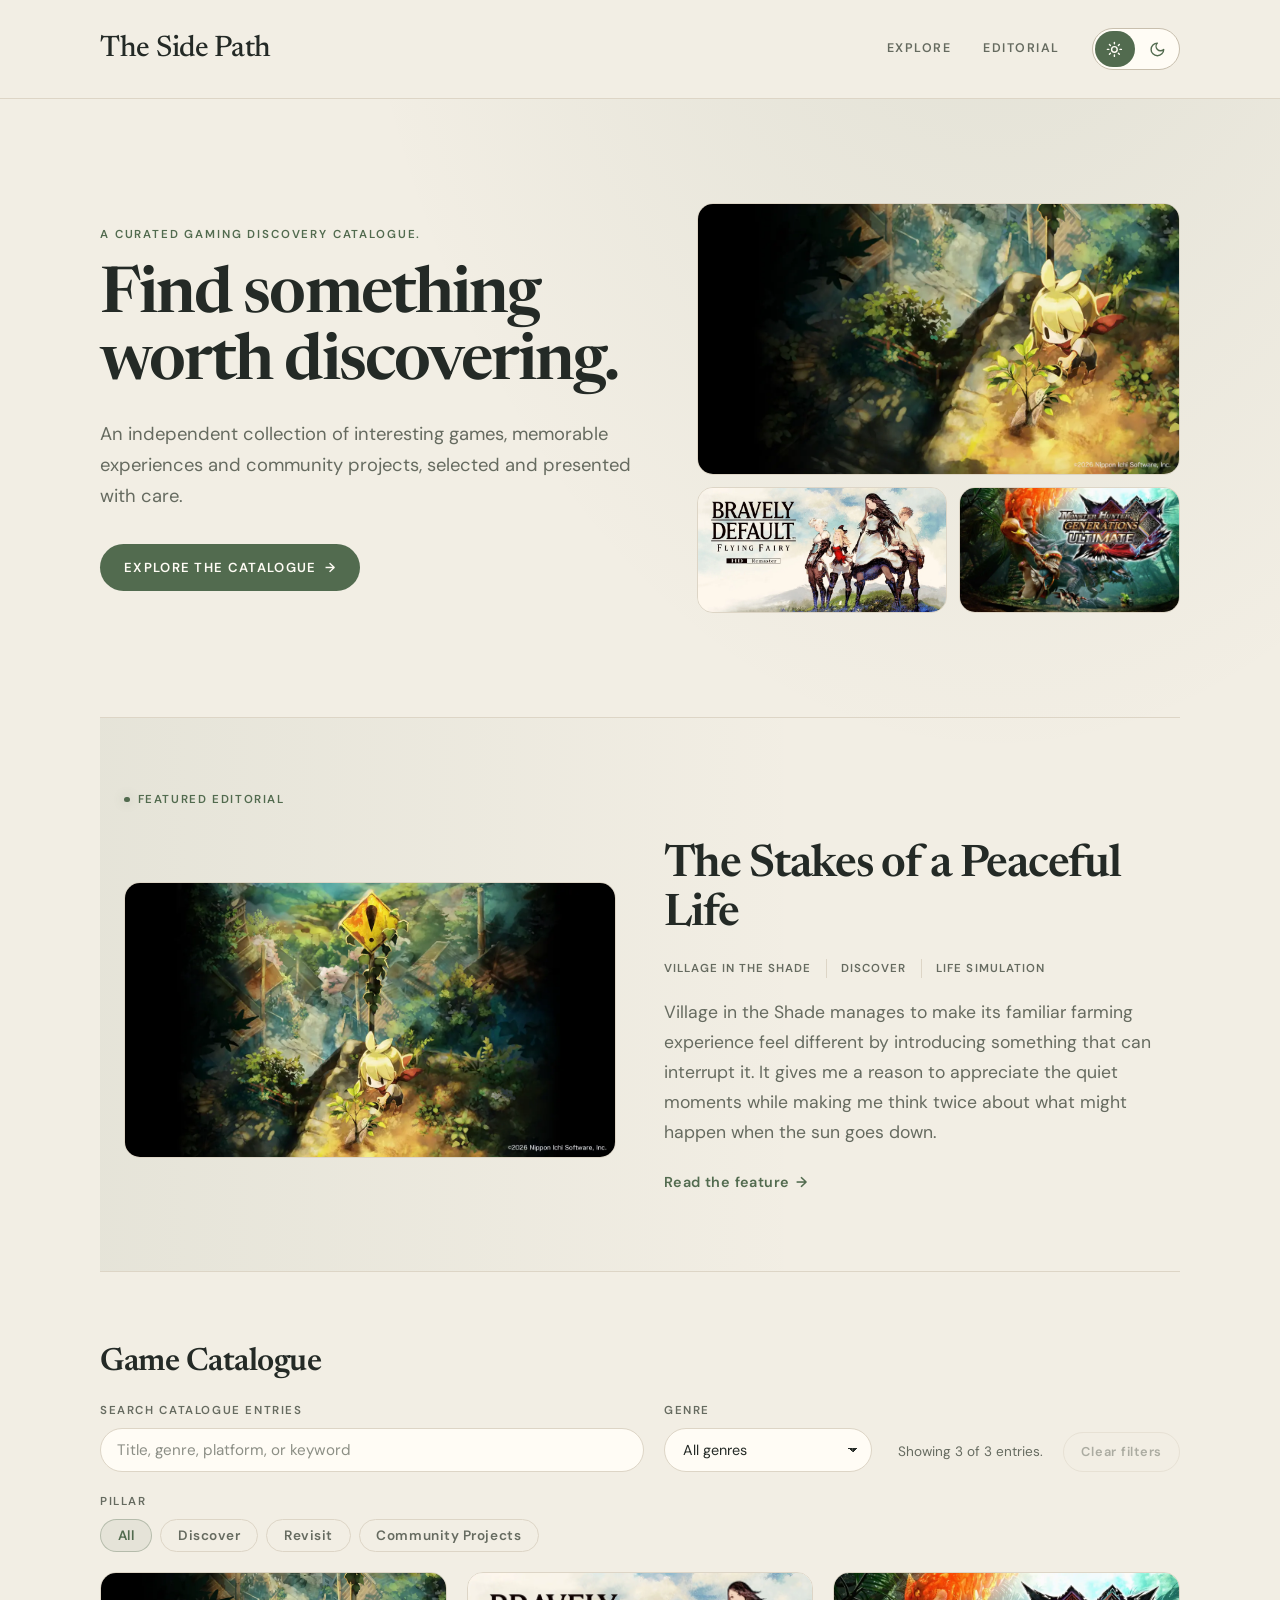
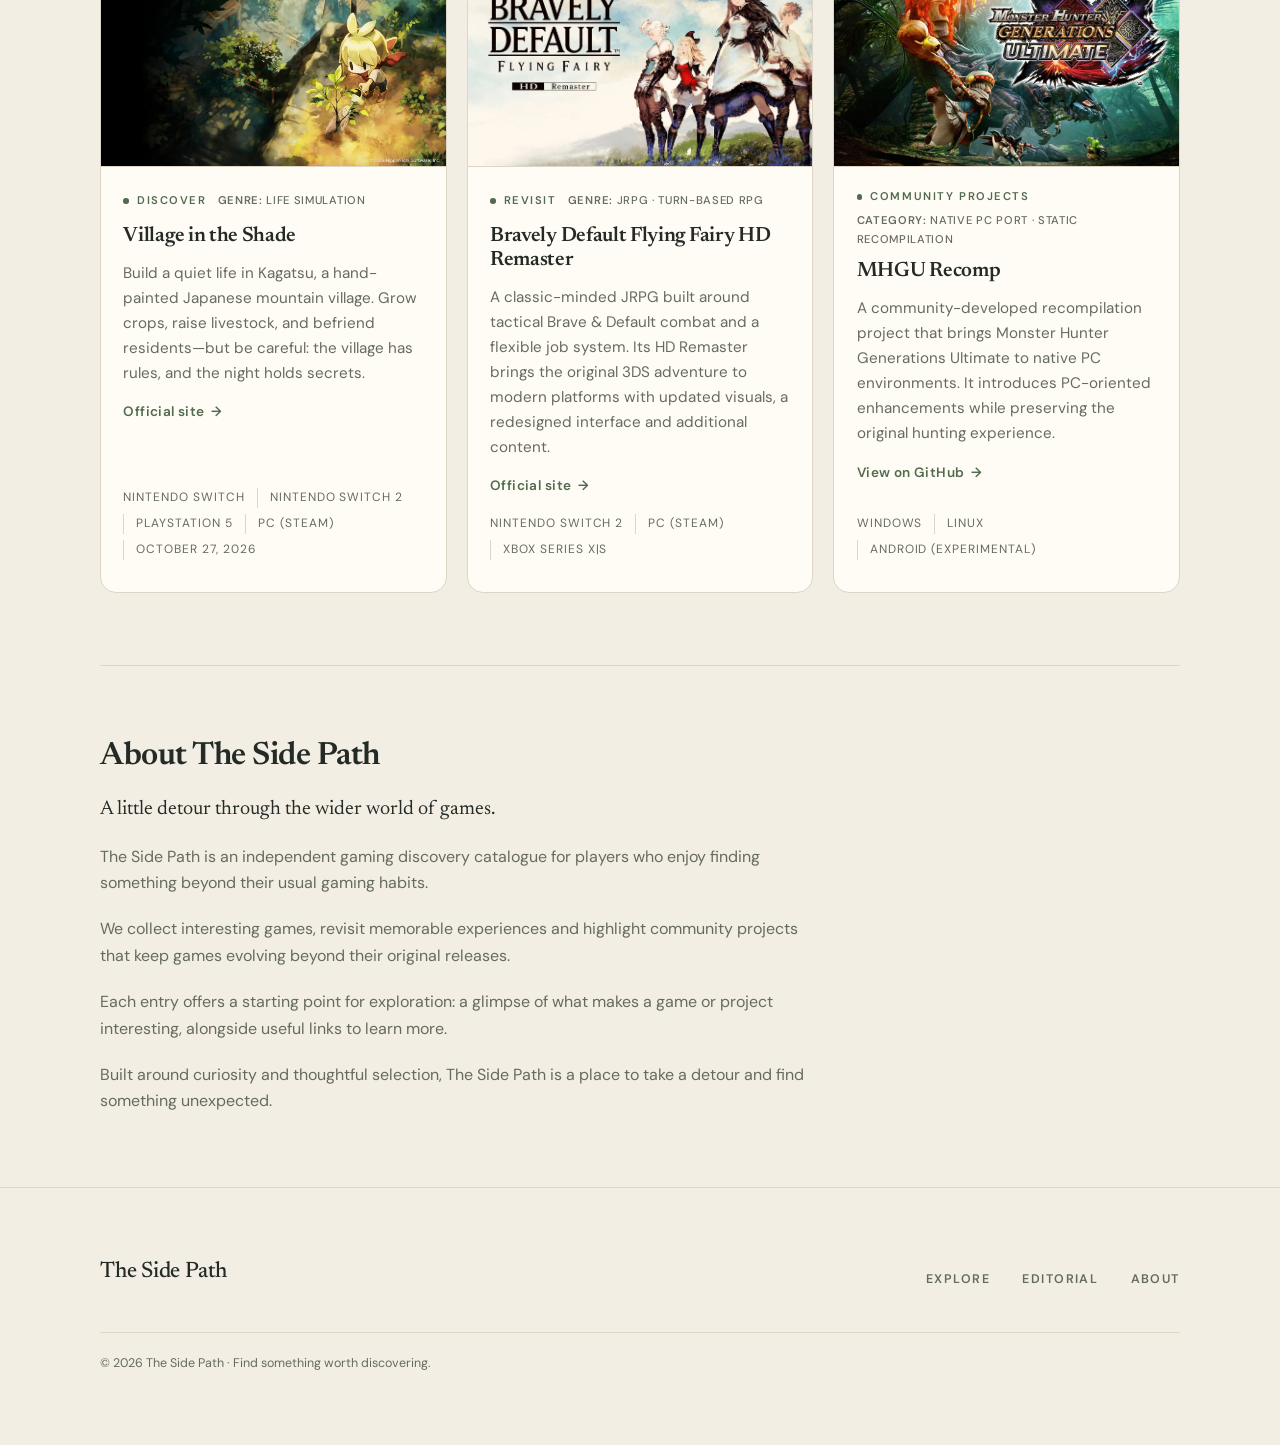
<file: index.html>
<!DOCTYPE html>
<html lang="en">
<head>
  <meta charset="UTF-8">
  <meta name="viewport" content="width=device-width, initial-scale=1.0">
  <title>The Side Path — Independent Gaming Discovery Catalogue</title>
  <meta name="description" content="The Side Path is an independent gaming discovery catalogue dedicated to interesting games, memorable experiences and community projects worth exploring.">
  <meta name="color-scheme" content="light dark">

  <!-- Favicons. Root-relative paths work from every page. -->
  <link rel="icon" href="/favicon.ico">
  <link rel="icon" type="image/png" sizes="32x32" href="/favicon-32x32.png">
  <link rel="apple-touch-icon" sizes="180x180" href="/favicon-180x180.png">

  <link rel="canonical" href="https://thesidepath.web.id/">

  <!-- Open Graph and social-sharing metadata. The featured editorial artwork
       is used here because the site does not yet have a dedicated brand-wide
       social card. -->
  <meta property="og:type" content="website">
  <meta property="og:site_name" content="The Side Path">
  <meta property="og:title" content="The Side Path — Independent Gaming Discovery Catalogue">
  <meta property="og:description" content="The Side Path is an independent gaming discovery catalogue dedicated to interesting games, memorable experiences and community projects worth exploring.">
  <meta property="og:url" content="https://thesidepath.web.id/">
  <meta property="og:image" content="https://thesidepath.web.id/assets/articles/village-in-the-shade/article-opening.webp">
  <meta property="og:image:type" content="image/webp">
  <meta property="og:image:width" content="1280">
  <meta property="og:image:height" content="720">
  <meta property="og:image:alt" content="Key art for Village in the Shade: a young villager waters a seedling on a sunlit path, beneath a worn yellow warning sign, with the mountain village and its fields beyond.">
  <meta property="og:locale" content="en_US">

  <meta name="twitter:card" content="summary_large_image">
  <meta name="twitter:title" content="The Side Path — Independent Gaming Discovery Catalogue">
  <meta name="twitter:description" content="The Side Path is an independent gaming discovery catalogue dedicated to interesting games, memorable experiences and community projects worth exploring.">
  <meta name="twitter:image" content="https://thesidepath.web.id/assets/articles/village-in-the-shade/article-opening.webp">
  <meta name="twitter:image:alt" content="Key art for Village in the Shade: a young villager waters a seedling on a sunlit path, beneath a worn yellow warning sign, with the mountain village and its fields beyond.">

  <script type="application/ld+json">
  {
    "@context": "https://schema.org",
    "@type": "WebSite",
    "@id": "https://thesidepath.web.id/#website",
    "name": "The Side Path",
    "url": "https://thesidepath.web.id/",
    "description": "The Side Path is an independent gaming discovery catalogue dedicated to interesting games, memorable experiences and community projects worth exploring.",
    "inLanguage": "en"
  }
  </script>

  <!-- Shared theme setup runs before the stylesheet so there is no flash of
       the wrong theme. It also manages the theme toggle in the header. -->
  <script src="theme.js"></script>

  <link rel="preconnect" href="https://fonts.googleapis.com">
  <link rel="preconnect" href="https://fonts.gstatic.com" crossorigin>
  <link href="https://fonts.googleapis.com/css2?family=DM+Sans:opsz,wght@9..40,400;9..40,500;9..40,600;9..40,700&family=Newsreader:opsz,wght@6..72,400;6..72,500;6..72,600&display=swap" rel="stylesheet">

  <link rel="stylesheet" href="style.css">
  <script src="script.js" defer></script>
</head>
<body>

  <!-- ============================================================
       HEADER: the wordmark, two navigation links, and the theme
       toggle. The header scrolls away with the page (not sticky).
       ============================================================ -->
  <header>
    <a class="wordmark" href="index.html">The Side Path</a>

    <div class="header-end">
      <nav aria-label="Main navigation">
        <ul>
          <li><a href="#featured">Explore</a></li>
          <li><a href="#editorial">Editorial</a></li>
        </ul>
      </nav>

      <div class="theme-switcher" role="group" aria-label="Theme" data-theme-toggle hidden>
        <button class="theme-option" type="button" data-theme-value="light" aria-label="Light theme" aria-pressed="false">
          <svg class="theme-option-icon" width="24" height="24" viewBox="0 0 24 24" fill="none" stroke="currentColor" stroke-width="2" stroke-linecap="round" stroke-linejoin="round" aria-hidden="true" focusable="false">
            <circle cx="12" cy="12" r="4"/>
            <path d="M12 2v2"/>
            <path d="M12 20v2"/>
            <path d="m4.93 4.93 1.41 1.41"/>
            <path d="m17.66 17.66 1.41 1.41"/>
            <path d="M2 12h2"/>
            <path d="M20 12h2"/>
            <path d="m6.34 17.66-1.41 1.41"/>
            <path d="m19.07 4.93-1.41 1.41"/>
          </svg>
        </button>

        <button class="theme-option" type="button" data-theme-value="dark" aria-label="Dark theme" aria-pressed="false">
          <svg class="theme-option-icon" width="24" height="24" viewBox="0 0 24 24" fill="none" stroke="currentColor" stroke-width="2" stroke-linecap="round" stroke-linejoin="round" aria-hidden="true" focusable="false">
            <path d="M12 3a6 6 0 0 0 9 9 9 9 0 1 1-9-9Z"/>
          </svg>
        </button>
      </div>
    </div>
  </header>

  <!-- ============================================================
       MAIN: the main content of the page.
       Everything that is not the header or footer lives in here.
       ============================================================ -->
  <main>

    <!-- HERO SECTION: the introduction, a clear route into the catalogue,
         and a three-image visual sampler. -->
    <section id="home">
      <div class="hero-copy">
        <p class="hero-eyebrow">A curated gaming discovery catalogue.</p>

        <h1>Find something worth discovering.</h1>

        <p class="hero-lede">
          An independent collection of interesting games, memorable experiences
          and community projects, selected and presented with care.
        </p>

        <div class="hero-actions">
          <a class="hero-cta" href="#featured">Explore the catalogue</a>
        </div>
      </div>

      <!-- The hero sampler uses three supplied catalogue images, one for each
           editorial pillar. They keep their natural proportions and are never
           cropped, resized or re-encoded. -->
      <div class="hero-sampler">
        <img class="hero-panel hero-panel--one"
             src="assets/catalogue-cards/village-in-the-shade.webp"
             alt="Village in the Shade key art: a young villager waters a seedling on a sunlit slope above the mountain village."
             width="1280"
             height="720"
             loading="eager"
             fetchpriority="high"
             decoding="async">

        <img class="hero-panel hero-panel--two"
             src="assets/catalogue-cards/bravely-default.webp"
             alt="Key art for Bravely Default Flying Fairy HD Remaster: the four main characters stand on a grassy hill beneath a pale sky, with the game's logo on the left."
             width="1600"
             height="800"
             loading="eager"
             decoding="async">

        <img class="hero-panel hero-panel--three"
             src="assets/catalogue-cards/mhgu-recomp.webp"
             alt="Key art for Monster Hunter Generations Ultimate: a Felyne hunter in the foreground and a large monster in a jungle, with the game's logo on the right."
             width="1920"
             height="1080"
             loading="eager"
             decoding="async">
      </div>
    </section>

    <!-- EDITORIAL SPOTLIGHT: the lead feature, with one image beside the
         article introduction. Links to the published feature. -->
    <section class="editorial-spotlight"
             id="editorial"
             aria-labelledby="editorial-spotlight-title">

      <p class="editorial-kicker">Featured editorial</p>

      <div class="editorial-spotlight-grid">
        <!-- The supplied opening artwork, shown whole: it is never cropped,
             resized or re-encoded, and keeps its natural 16:9 proportions. -->
        <img class="editorial-art"
             src="assets/articles/village-in-the-shade/article-opening.webp"
             alt="Key art for Village in the Shade: a young villager waters a seedling on a sunlit path, beneath a worn yellow warning sign, with the mountain village and its fields beyond."
             width="1280"
             height="720"
             loading="eager"
             decoding="async">

        <div class="editorial-spotlight-copy">
          <h2 id="editorial-spotlight-title">
            The Stakes of a Peaceful Life
          </h2>

          <ul class="editorial-meta">
            <li>Village in the Shade</li>
            <li>Discover</li>
            <li>Life Simulation</li>
          </ul>

          <p class="editorial-excerpt">
            Village in the Shade manages to make its familiar farming
            experience feel different by introducing something that can
            interrupt it. It gives me a reason to appreciate the quiet
            moments while making me think twice about what might happen
            when the sun goes down.
          </p>

          <a class="editorial-link"
             href="articles/village-in-the-shade.html">
            Read the feature
          </a>
        </div>
      </div>
    </section>

    <!-- CATALOGUE SECTION: three entries — one Discover, one Revisit, and one
         Community Projects. Each entry is an <article>, because it is a
         self-contained piece of content that makes sense on its own. -->
    <section id="featured">
      <h2>Game Catalogue</h2>

      <!-- CATALOGUE CONTROLS: search, pillar buttons, a compact genre
           dropdown, the result count, and a clear action. All of the
           filtering itself is handled by script.js. -->
      <div class="catalogue-controls">

        <div class="catalogue-search-row">
          <div class="search-field">
            <label class="search-label" for="catalogue-search">Search catalogue entries</label>
            <input
              class="search-input"
              id="catalogue-search"
              name="catalogue-search"
              type="search"
              placeholder="Title, genre, platform, or keyword"
              autocomplete="off"
            >
          </div>

          <div class="filter-group">
            <label class="filter-group-label" for="catalogue-genre">Genre</label>
            <select class="genre-select" id="catalogue-genre" name="catalogue-genre">
              <option value="all">All genres</option>
              <option value="jrpg">JRPG</option>
              <option value="life-simulation">Life Simulation</option>
            </select>
          </div>

          <!-- The live status message is announced when the number of
               visible entries changes. The clear action is disabled while
               no search text or filter is active. -->
          <div class="catalogue-tools">
            <p class="filter-status" role="status" aria-live="polite">Showing 3 of 3 entries.</p>
            <button type="button" class="catalogue-clear" disabled>Clear filters</button>
          </div>
        </div>

        <div class="filter-group">
          <p class="filter-group-label" id="pillar-filter-label">Pillar</p>
          <div class="filter-controls" role="group" aria-labelledby="pillar-filter-label">
            <button type="button" class="category-button" data-category="all" aria-pressed="true">All</button>
            <button type="button" class="category-button" data-category="discover" aria-pressed="false">Discover</button>
            <button type="button" class="category-button" data-category="revisit" aria-pressed="false">Revisit</button>
            <button type="button" class="category-button" data-category="community" aria-pressed="false">Community Projects</button>
          </div>
        </div>

        <!-- Shown only when no catalogue entry matches the active filters. -->
        <p class="catalogue-empty" hidden>
          No catalogue entries match your search or filters. Try a different
          search, or choose All in each filter group.
        </p>

      </div>

      <!-- Each entry is an <article>: one landscape image, then the editorial
           text. All three entries use supplied key art. The entry's single
           link covers the whole card and points to a real destination. -->
      <article class="catalogue-card"
               data-category="discover"
               data-genre="life-simulation"
               data-platform="Nintendo Switch, Nintendo Switch 2, PlayStation 5, PC (Steam)"
               data-year="2026"
               data-release="2026-10-27"
               data-search="village in the shade kagatsu nippon ichi software nis america farming simulation life simulation farming sim japanese village supernatural mystery horror night exploration crops livestock fishing hunting crafting the stakes of a peaceful life nintendo switch nintendo switch 2 playstation 5 ps5 pc steam october 27 2026 release date">
        <div class="card-media">
          <img src="assets/catalogue-cards/village-in-the-shade.webp"
               alt="Village in the Shade key art: a young villager waters a seedling on a sunlit slope above the mountain village."
               width="1280"
               height="720"
               loading="lazy"
               decoding="async">
        </div>

        <div class="card-body">
          <div class="card-top">
            <span class="card-category">Discover</span>
            <span class="card-genre"><strong>Genre:</strong> Life Simulation</span>
          </div>

          <h3>Village in the Shade</h3>

          <p class="card-description">
            Build a quiet life in Kagatsu, a hand-painted Japanese mountain
            village. Grow crops, raise livestock, and befriend residents—but be
            careful: the village has rules, and the night holds secrets.
          </p>

          <p class="card-action">
            <a class="card-link"
               href="https://www.nisamerica.com/village-in-the-shade/"
               target="_blank"
               rel="noopener noreferrer"
               aria-label="Visit the official Village in the Shade site (opens in a new tab)">
              Official site
            </a>
          </p>

          <ul class="card-meta">
            <li>Nintendo Switch</li>
            <li>Nintendo Switch 2</li>
            <li>PlayStation 5</li>
            <li>PC (Steam)</li>
            <li>October 27, 2026</li>
          </ul>
        </div>
      </article>

      <article class="catalogue-card"
               data-category="revisit"
               data-genre="jrpg"
               data-platform="Nintendo Switch 2, PC (Steam), Xbox Series X|S"
               data-search="bravely default flying fairy hd remaster jrpg turn-based rpg square enix job system brave default nintendo switch 2 pc steam xbox series">
        <div class="card-media card-media--left">
          <img src="assets/catalogue-cards/bravely-default.webp"
               alt="Key art for Bravely Default Flying Fairy HD Remaster: the four main characters stand on a grassy hill beneath a pale sky, with the game's logo on the left."
               width="1600"
               height="800"
               loading="lazy"
               decoding="async">
        </div>

        <div class="card-body">
          <div class="card-top">
            <span class="card-category">Revisit</span>
            <span class="card-genre"><strong>Genre:</strong> JRPG · Turn-Based RPG</span>
          </div>

          <h3>Bravely Default Flying Fairy HD Remaster</h3>

          <p class="card-description">
            A classic-minded JRPG built around tactical Brave &amp; Default
            combat and a flexible job system. Its HD Remaster brings the
            original 3DS adventure to modern platforms with updated visuals, a
            redesigned interface and additional content.
          </p>

          <p class="card-action">
            <a class="card-link"
               href="https://www.square-enix-games.com/en_US/games/bravely-default-flying-fairy-hd-remaster"
               target="_blank"
               rel="noopener noreferrer"
               aria-label="Visit the official Bravely Default Flying Fairy HD Remaster site (opens in a new tab)">
              Official site
            </a>
          </p>

          <ul class="card-meta">
            <li>Nintendo Switch 2</li>
            <li>PC (Steam)</li>
            <li>Xbox Series X|S</li>
          </ul>
        </div>
      </article>

      <article class="catalogue-card"
               data-category="community"
               data-platform="Windows, Linux, Android (experimental)"
               data-search="mhgu recomp monster hunter generations ultimate recompilation native pc port static recompilation windows linux android">
        <div class="card-media">
          <img src="assets/catalogue-cards/mhgu-recomp.webp"
               alt="Key art for Monster Hunter Generations Ultimate: a Felyne hunter in the foreground and a large monster in a jungle, with the game's logo on the right."
               width="1920"
               height="1080"
               loading="lazy"
               decoding="async">
        </div>

        <div class="card-body">
          <div class="card-top">
            <span class="card-category">Community Projects</span>
            <span class="card-genre"><strong>Category:</strong> Native PC Port · Static Recompilation</span>
          </div>

          <h3>MHGU Recomp</h3>

          <p class="card-description">
            A community-developed recompilation project that brings Monster
            Hunter Generations Ultimate to native PC environments. It
            introduces PC-oriented enhancements while preserving the original
            hunting experience.
          </p>

          <p class="card-action">
            <a class="card-link"
               href="https://github.com/morerokk/MHGURecomp"
               target="_blank"
               rel="noopener noreferrer"
               aria-label="View MHGU Recomp on GitHub (opens in a new tab)">
              View on GitHub
            </a>
          </p>

          <ul class="card-meta">
            <li>Windows</li>
            <li>Linux</li>
            <li>Android (experimental)</li>
          </ul>
        </div>
      </article>
    </section>

    <!-- ABOUT SECTION: what the catalogue is and how it is put together. -->
    <section id="about">
      <h2>About The Side Path</h2>

      <p class="about-tagline">
        A little detour through the wider world of games.
      </p>

      <p>
        The Side Path is an independent gaming discovery catalogue for players
        who enjoy finding something beyond their usual gaming habits.
      </p>

      <p>
        We collect interesting games, revisit memorable experiences and
        highlight community projects that keep games evolving beyond their
        original releases.
      </p>

      <p>
        Each entry offers a starting point for exploration: a glimpse of what
        makes a game or project interesting, alongside useful links to learn
        more.
      </p>

      <p>
        Built around curiosity and thoughtful selection, The Side Path is a
        place to take a detour and find something unexpected.
      </p>
    </section>

  </main>

  <!-- ============================================================
       FOOTER: wordmark, tagline, navigation, and the small print.
       Social and contact links are omitted until real accounts and
       destinations exist.
       ============================================================ -->
  <footer>
    <div class="footer-brand">
      <p class="footer-wordmark">The Side Path</p>
    </div>

    <nav class="footer-nav" aria-label="Footer navigation">
      <ul>
        <li><a href="#featured">Explore</a></li>
        <li><a href="#editorial">Editorial</a></li>
        <li><a href="#about">About</a></li>
      </ul>
    </nav>

    <div class="footer-legal">
      <p>&copy; 2026 The Side Path · Find something worth discovering.</p>
    </div>
  </footer>

</body>
</html>
</file>
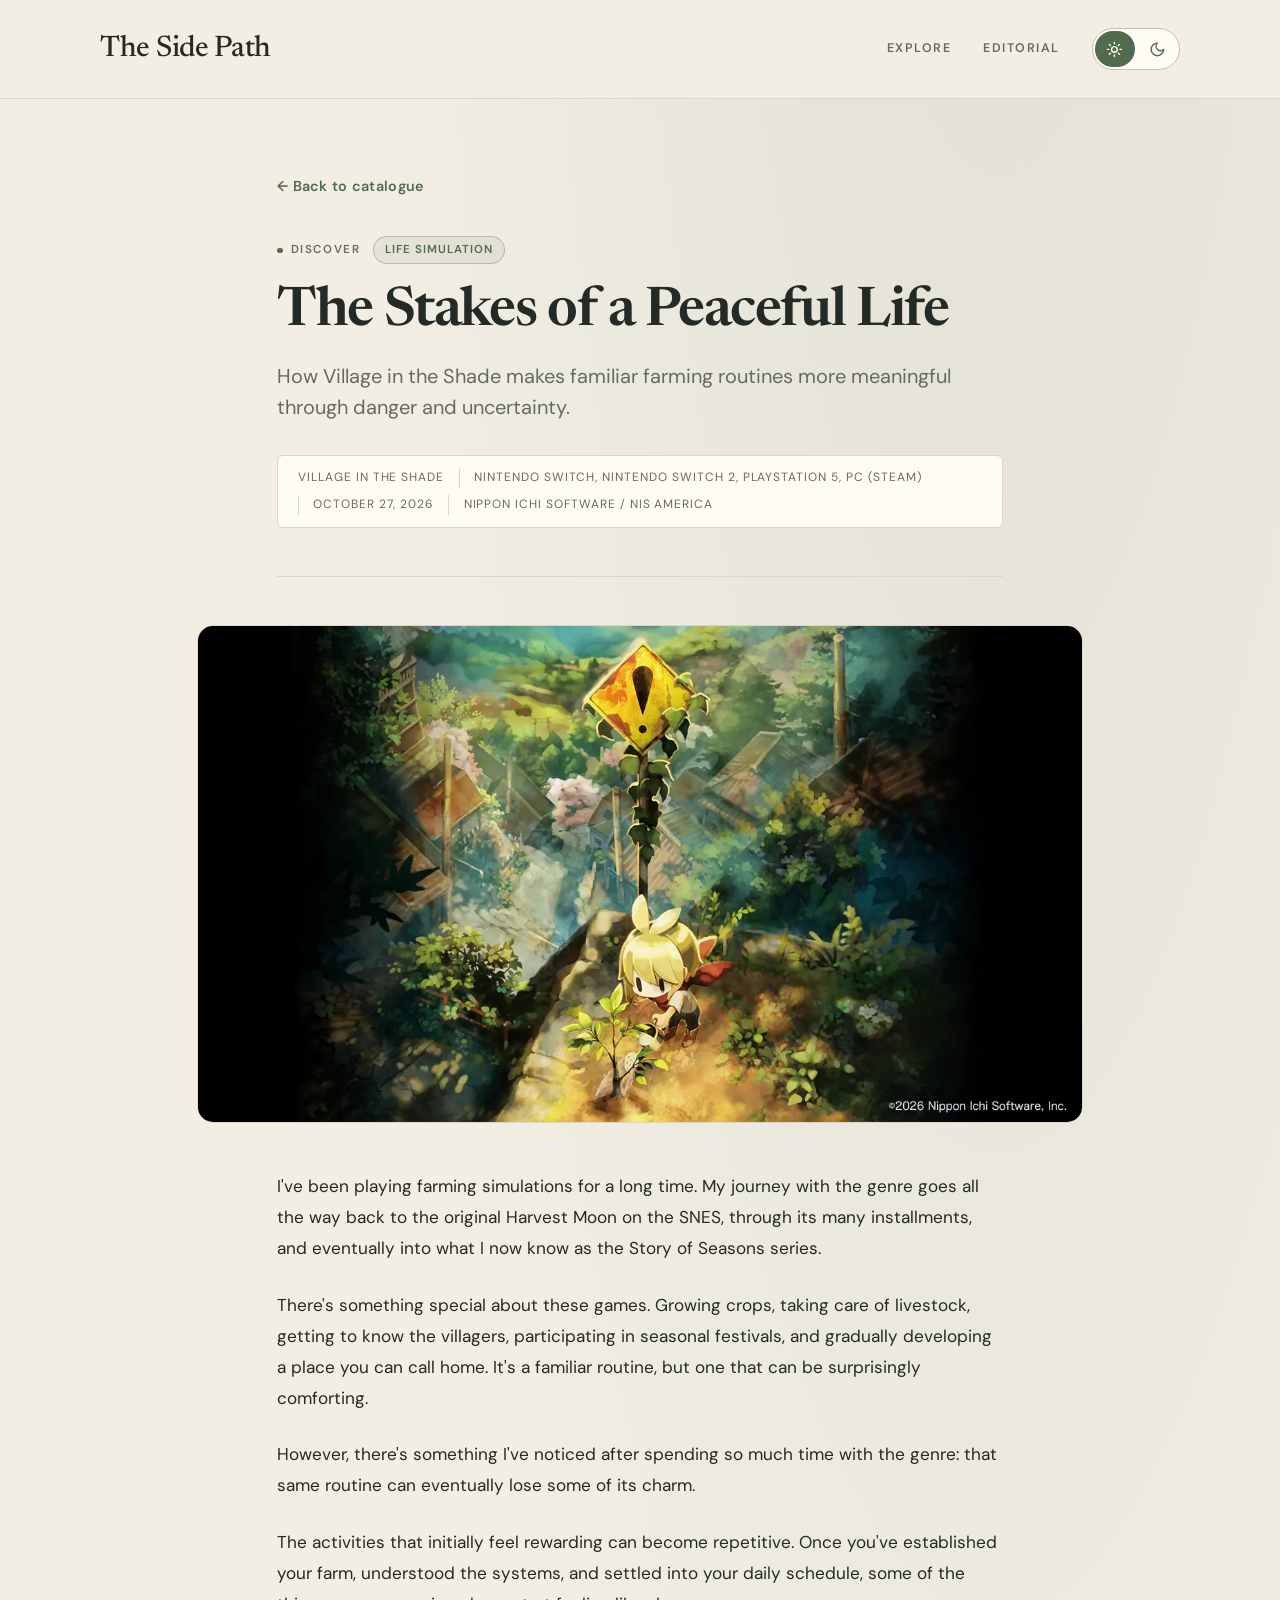
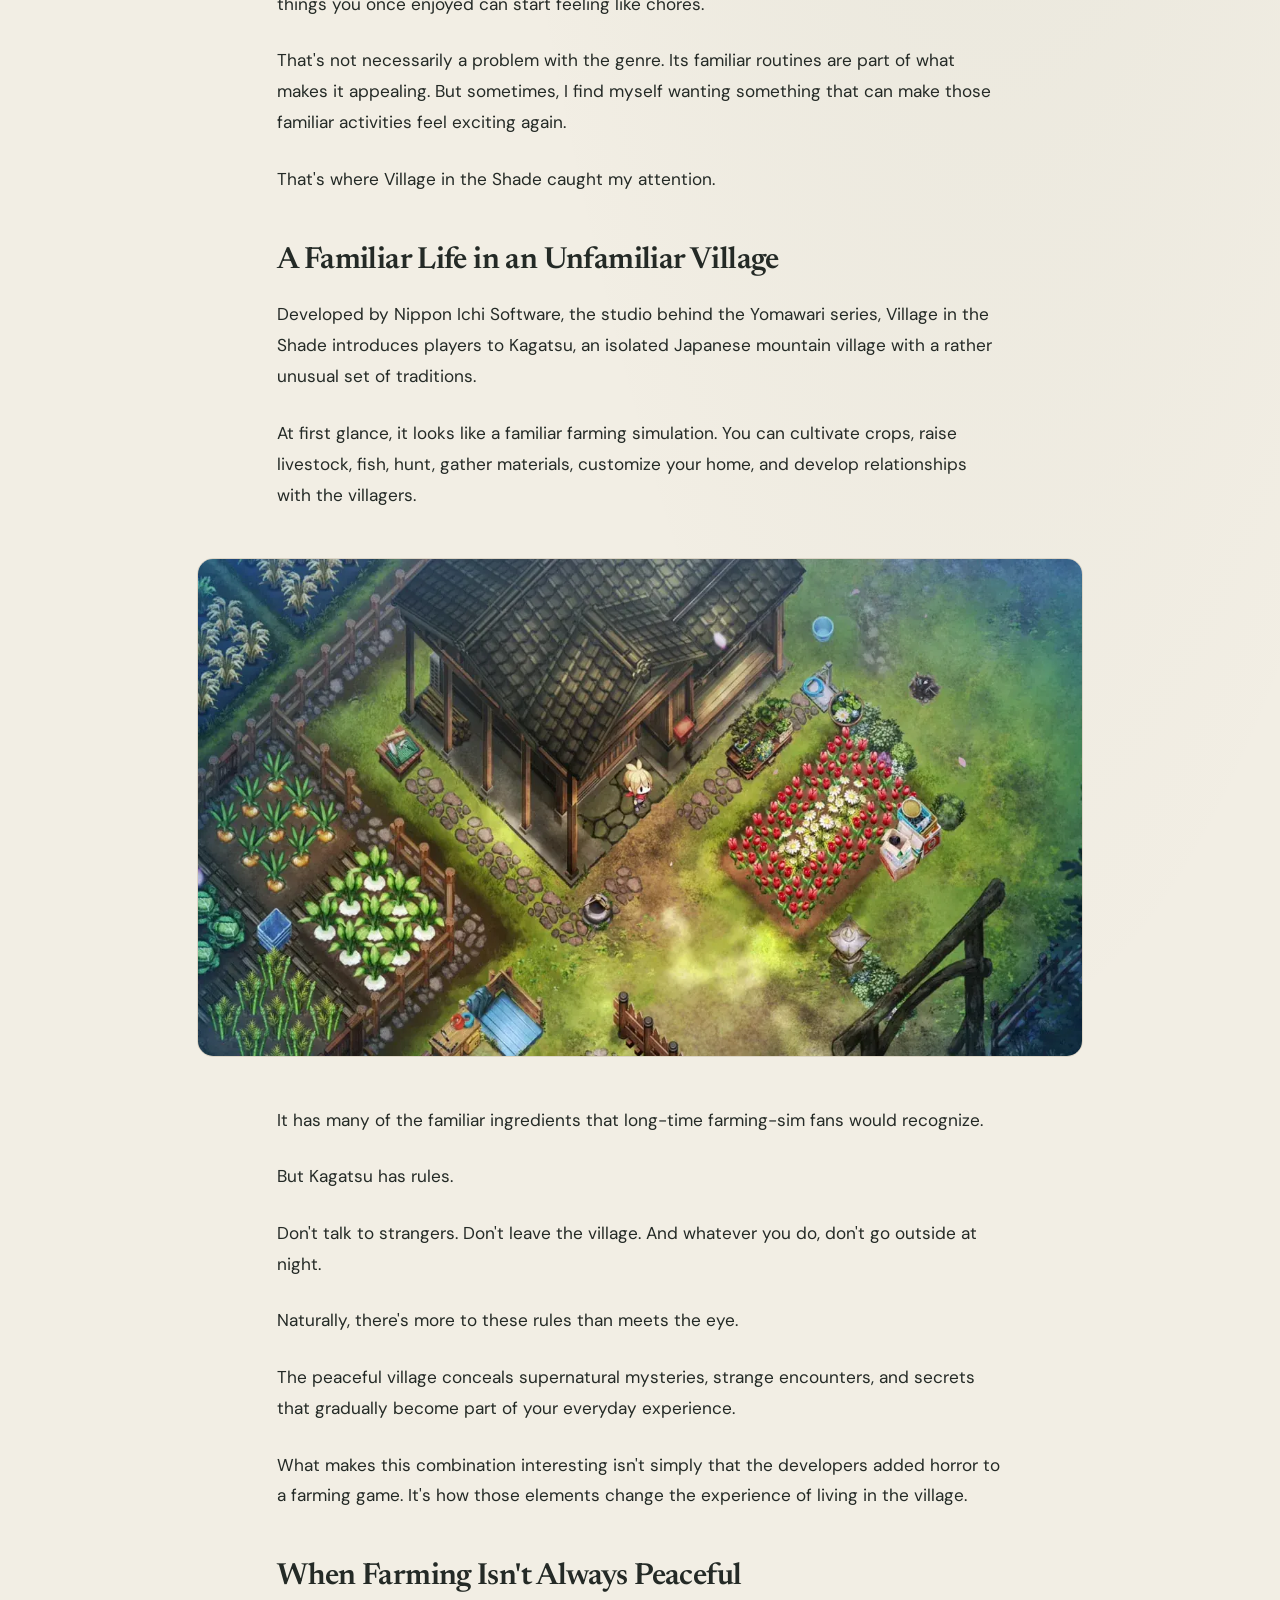
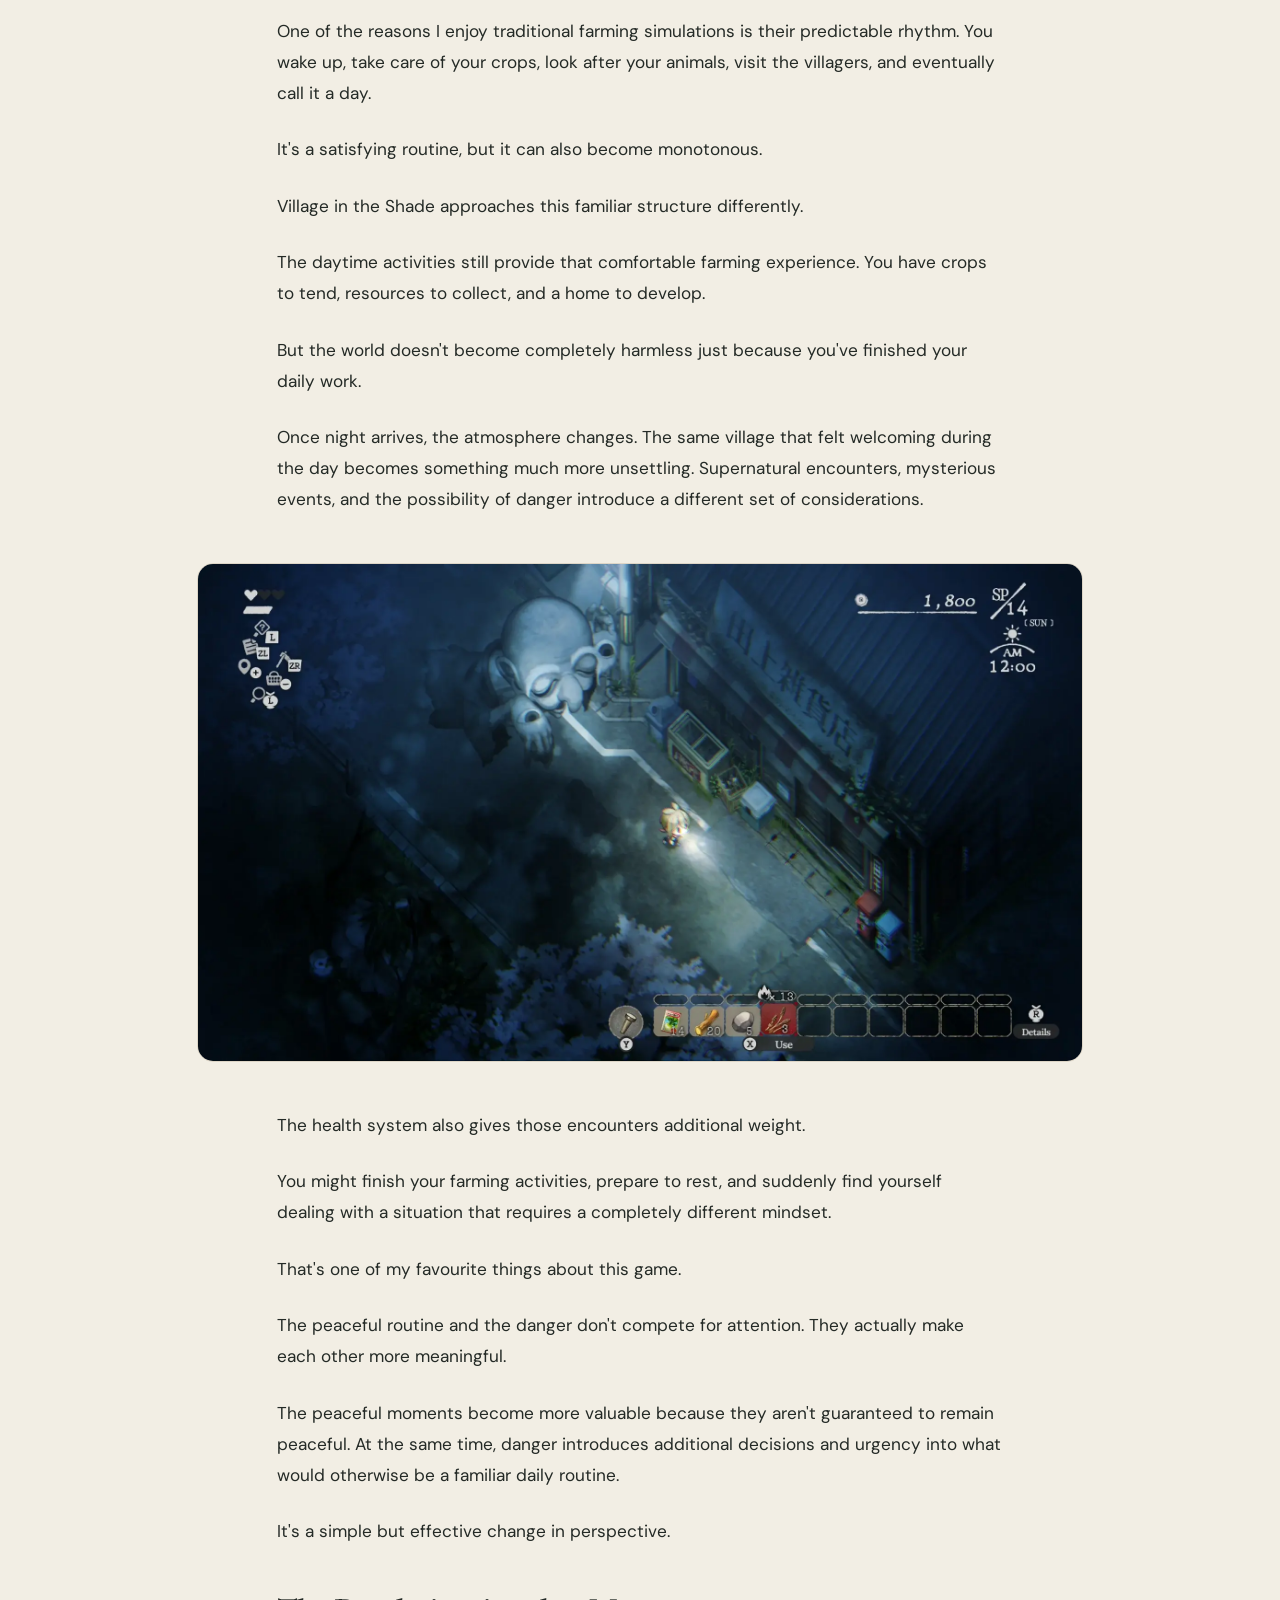
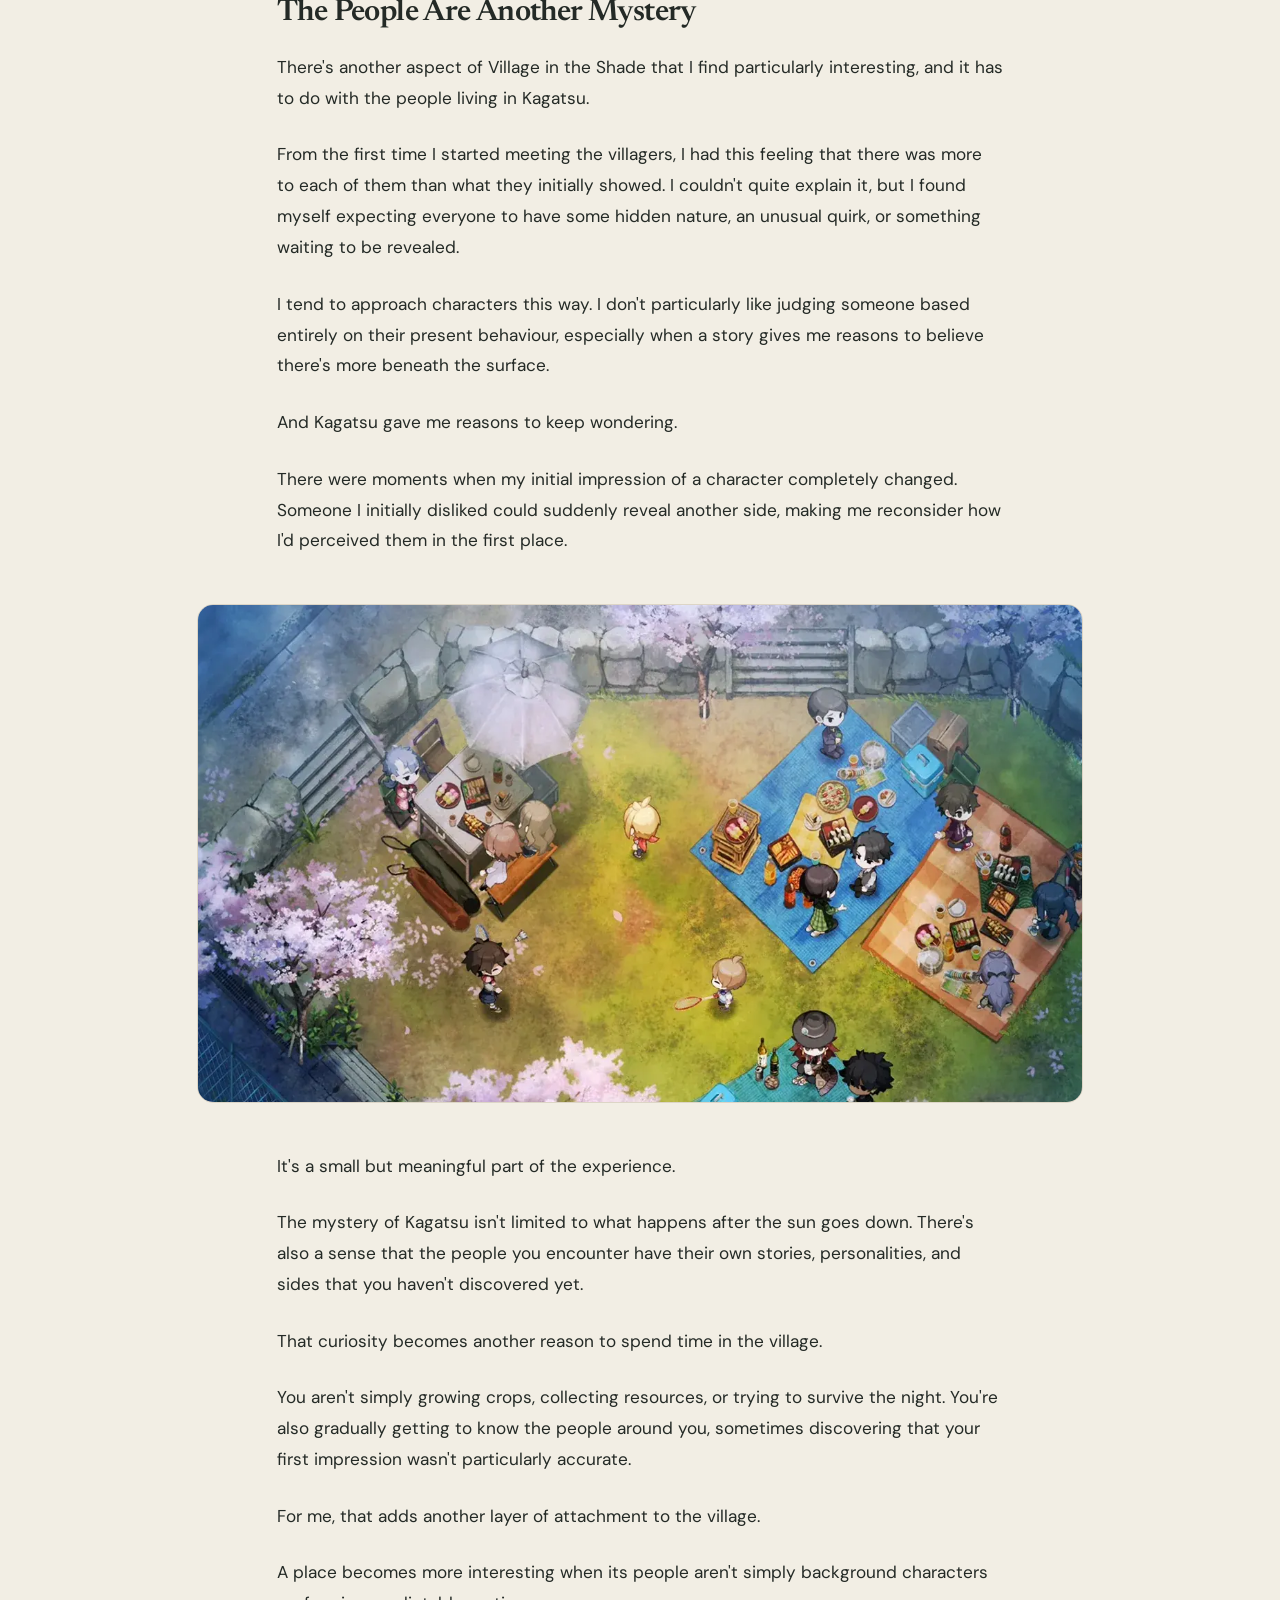
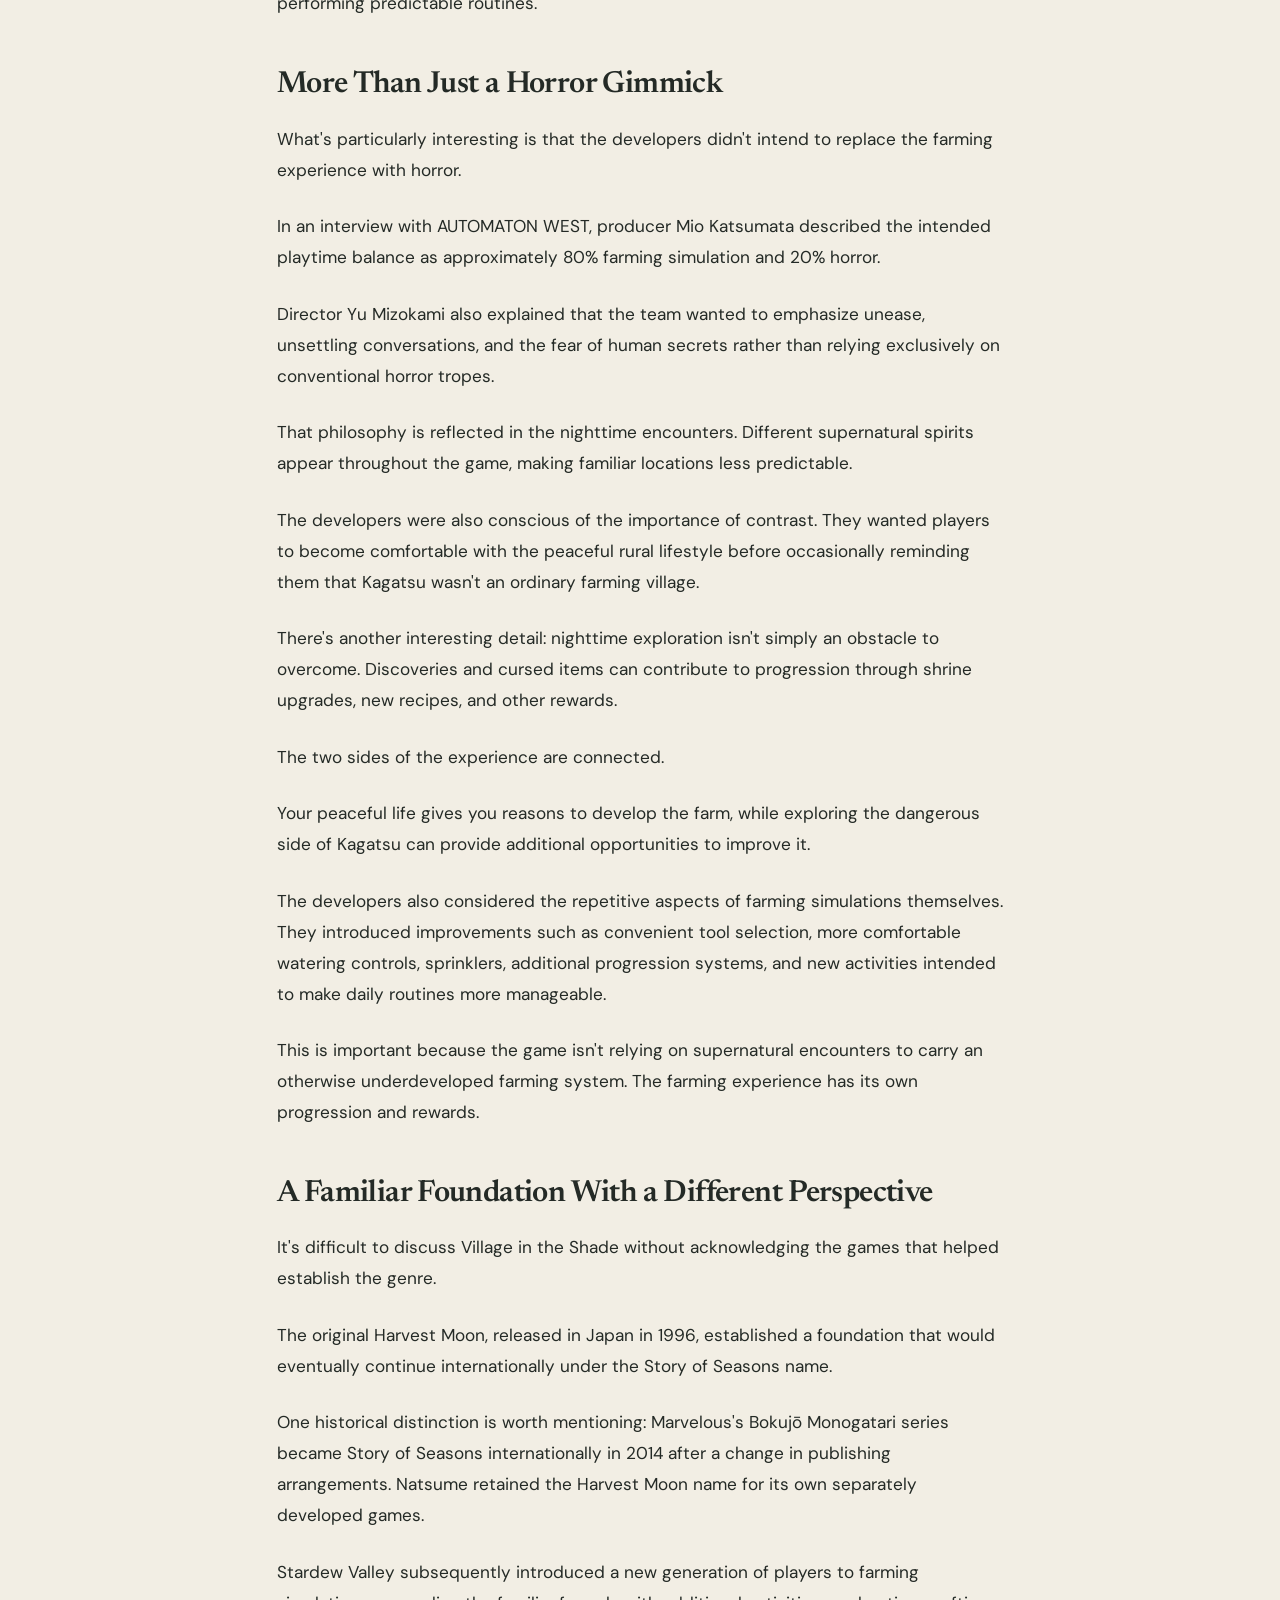
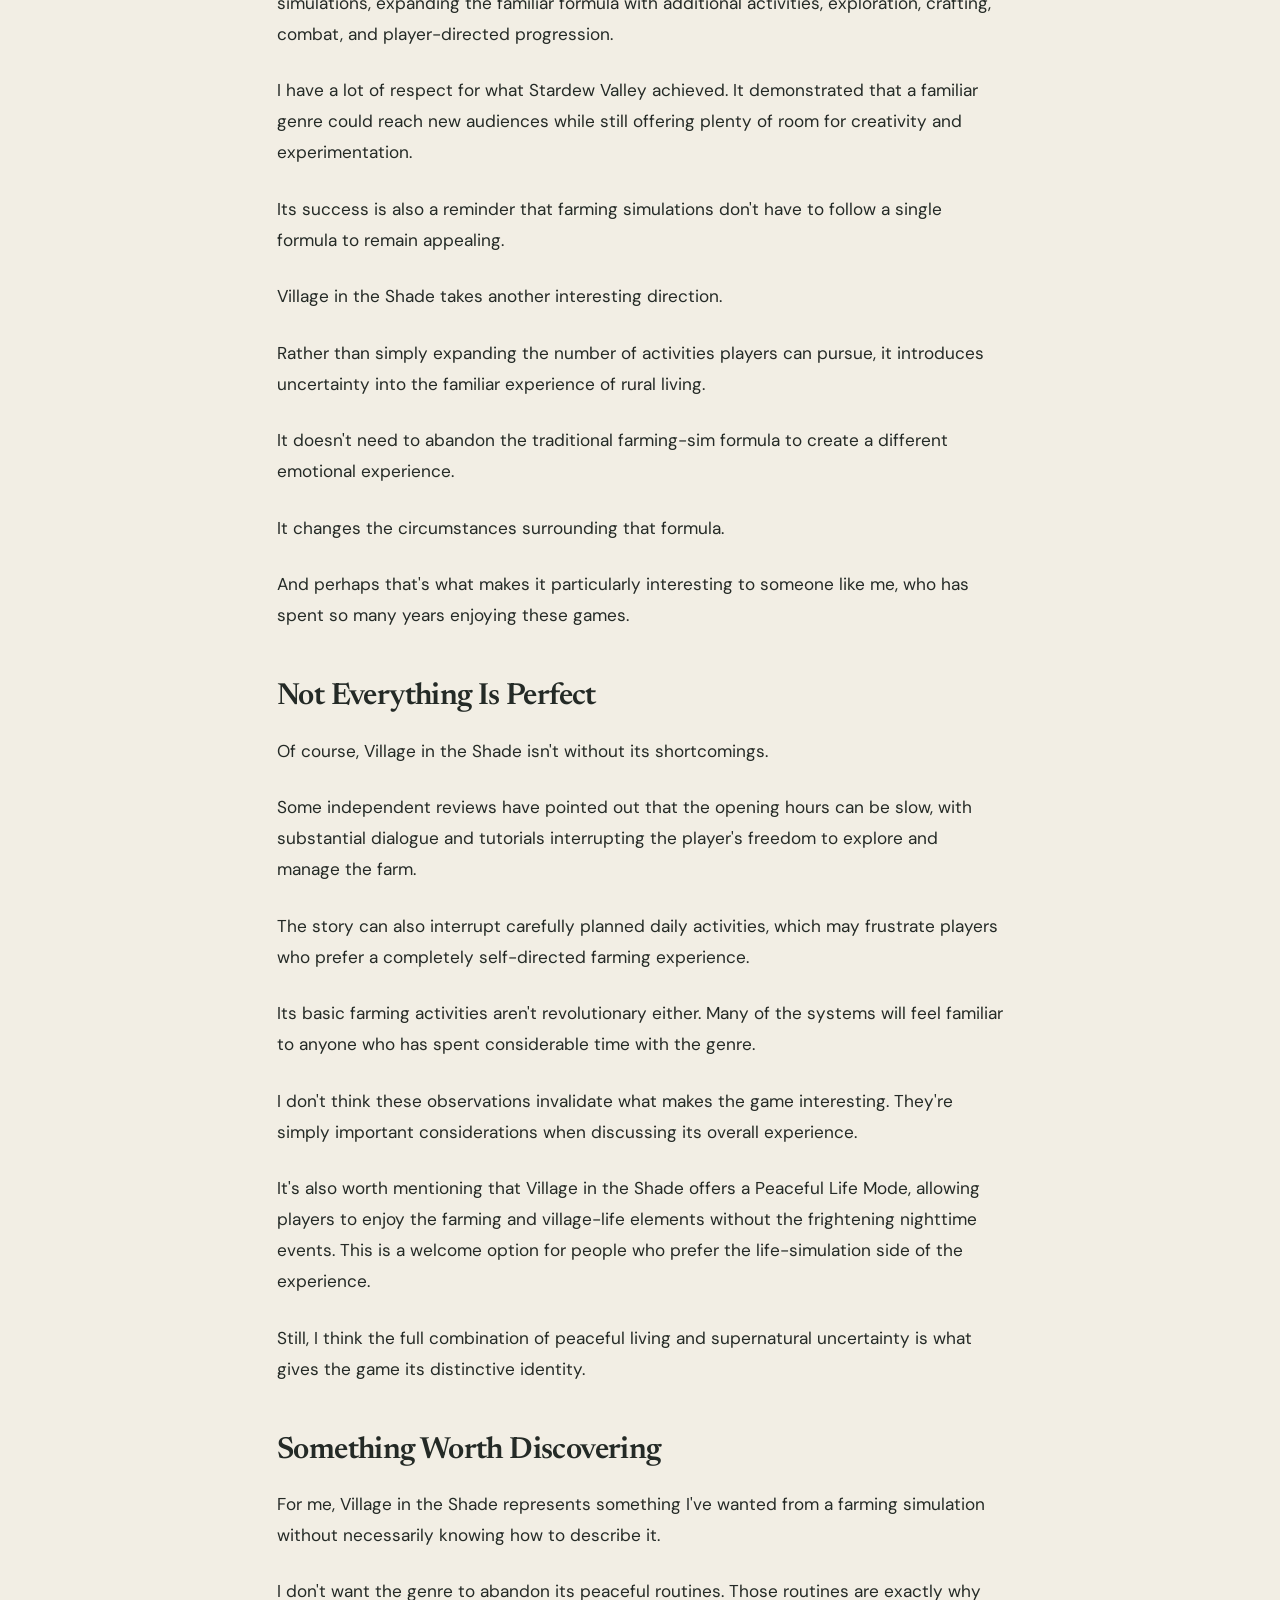
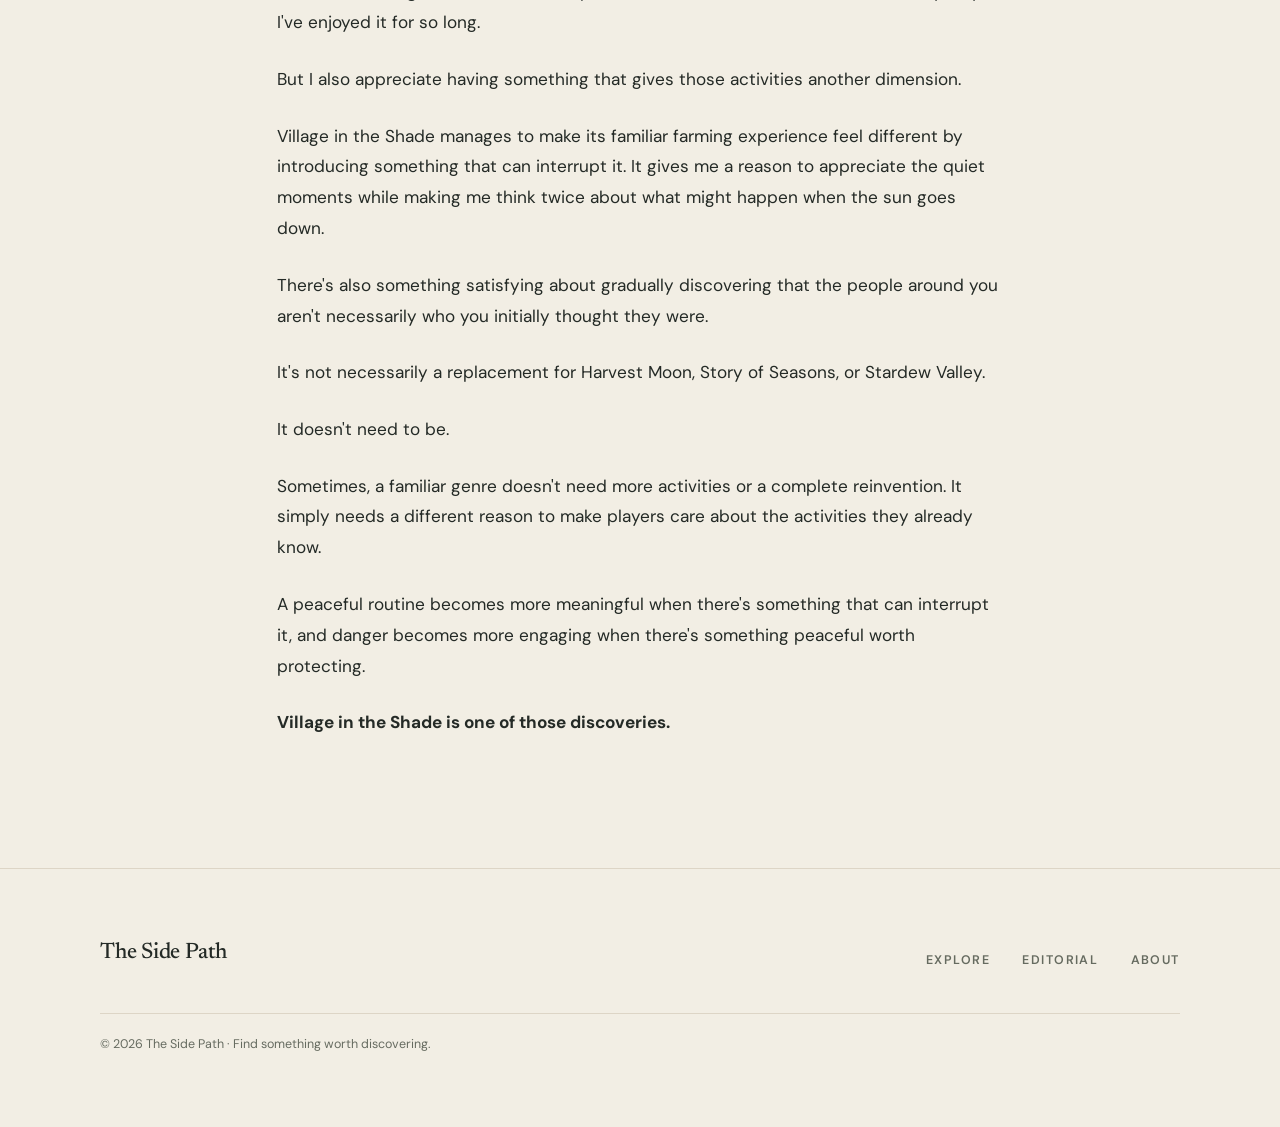
<file: articles/village-in-the-shade.html>
<!DOCTYPE html>
<html lang="en">
<head>
  <meta charset="UTF-8">
  <meta name="viewport" content="width=device-width, initial-scale=1.0">
  <title>The Stakes of a Peaceful Life — Village in the Shade | The Side Path</title>
  <meta name="description" content="How Village in the Shade makes familiar farming routines more meaningful through danger and uncertainty, in The Side Path's editorial feature.">
  <meta name="color-scheme" content="light dark">

  <!-- Favicons. Root-relative paths work from every page. -->
  <link rel="icon" href="/favicon.ico">
  <link rel="icon" type="image/png" sizes="32x32" href="/favicon-32x32.png">
  <link rel="apple-touch-icon" sizes="180x180" href="/favicon-180x180.png">

  <link rel="canonical" href="https://thesidepath.web.id/articles/village-in-the-shade.html">

  <!-- Open Graph and social-sharing metadata. The article's existing lead
       artwork is the most relevant available sharing image. -->
  <meta property="og:type" content="article">
  <meta property="og:site_name" content="The Side Path">
  <meta property="og:title" content="The Stakes of a Peaceful Life — Village in the Shade">
  <meta property="og:description" content="How Village in the Shade makes familiar farming routines more meaningful through danger and uncertainty, in The Side Path's editorial feature.">
  <meta property="og:url" content="https://thesidepath.web.id/articles/village-in-the-shade.html">
  <meta property="og:image" content="https://thesidepath.web.id/assets/articles/village-in-the-shade/article-opening.webp">
  <meta property="og:image:type" content="image/webp">
  <meta property="og:image:width" content="1280">
  <meta property="og:image:height" content="720">
  <meta property="og:image:alt" content="Key art for Village in the Shade: a young villager waters a seedling on a sunlit path, beneath a worn yellow warning sign, with the mountain village and its fields beyond.">
  <meta property="og:locale" content="en_US">
  <meta property="article:section" content="Discover">
  <meta property="article:tag" content="Life Simulation">

  <meta name="twitter:card" content="summary_large_image">
  <meta name="twitter:title" content="The Stakes of a Peaceful Life — Village in the Shade">
  <meta name="twitter:description" content="How Village in the Shade makes familiar farming routines more meaningful through danger and uncertainty, in The Side Path's editorial feature.">
  <meta name="twitter:image" content="https://thesidepath.web.id/assets/articles/village-in-the-shade/article-opening.webp">
  <meta name="twitter:image:alt" content="Key art for Village in the Shade: a young villager waters a seedling on a sunlit path, beneath a worn yellow warning sign, with the mountain village and its fields beyond.">

  <script type="application/ld+json">
  {
    "@context": "https://schema.org",
    "@type": "Article",
    "@id": "https://thesidepath.web.id/articles/village-in-the-shade.html#article",
    "headline": "The Stakes of a Peaceful Life",
    "description": "How Village in the Shade makes familiar farming routines more meaningful through danger and uncertainty, in The Side Path's editorial feature.",
    "image": [
      "https://thesidepath.web.id/assets/articles/village-in-the-shade/article-opening.webp"
    ],
    "mainEntityOfPage": {
      "@type": "WebPage",
      "@id": "https://thesidepath.web.id/articles/village-in-the-shade.html"
    },
    "inLanguage": "en",
    "articleSection": "Discover",
    "about": {
      "@type": "VideoGame",
      "name": "Village in the Shade",
      "genre": "Life Simulation",
      "gamePlatform": [
        "Nintendo Switch",
        "Nintendo Switch 2",
        "PlayStation 5",
        "PC (Steam)"
      ],
      "datePublished": "2026-10-27",
      "url": "https://www.nisamerica.com/village-in-the-shade/"
    },
    "isPartOf": {
      "@id": "https://thesidepath.web.id/#website"
    }
  }
  </script>

  <script type="application/ld+json">
  {
    "@context": "https://schema.org",
    "@type": "BreadcrumbList",
    "itemListElement": [
      {
        "@type": "ListItem",
        "position": 1,
        "name": "Home",
        "item": "https://thesidepath.web.id/"
      },
      {
        "@type": "ListItem",
        "position": 2,
        "name": "The Stakes of a Peaceful Life",
        "item": "https://thesidepath.web.id/articles/village-in-the-shade.html"
      }
    ]
  }
  </script>

  <!-- Shared theme setup runs before the stylesheet so there is no flash of
       the wrong theme. It also manages the theme toggle in the header. -->
  <script src="../theme.js"></script>

  <link rel="preconnect" href="https://fonts.googleapis.com">
  <link rel="preconnect" href="https://fonts.gstatic.com" crossorigin>
  <link href="https://fonts.googleapis.com/css2?family=DM+Sans:opsz,wght@9..40,400;9..40,500;9..40,600;9..40,700&family=Newsreader:opsz,wght@6..72,400;6..72,500;6..72,600&display=swap" rel="stylesheet">

  <link rel="stylesheet" href="../style.css">
</head>
<body>

  <!-- ============================================================
       HEADER: the same wordmark, navigation, and theme toggle as the
       homepage. Both links return to the homepage sections.
       ============================================================ -->
  <header>
    <a class="wordmark" href="../index.html">The Side Path</a>

    <div class="header-end">
      <nav aria-label="Main navigation">
        <ul>
          <li><a href="../index.html#featured">Explore</a></li>
          <li><a href="../index.html#editorial">Editorial</a></li>
        </ul>
      </nav>

      <div class="theme-switcher" role="group" aria-label="Theme" data-theme-toggle hidden>
        <button class="theme-option" type="button" data-theme-value="light" aria-label="Light theme" aria-pressed="false">
          <svg class="theme-option-icon" width="24" height="24" viewBox="0 0 24 24" fill="none" stroke="currentColor" stroke-width="2" stroke-linecap="round" stroke-linejoin="round" aria-hidden="true" focusable="false">
            <circle cx="12" cy="12" r="4"/>
            <path d="M12 2v2"/>
            <path d="M12 20v2"/>
            <path d="m4.93 4.93 1.41 1.41"/>
            <path d="m17.66 17.66 1.41 1.41"/>
            <path d="M2 12h2"/>
            <path d="M20 12h2"/>
            <path d="m6.34 17.66-1.41 1.41"/>
            <path d="m19.07 4.93-1.41 1.41"/>
          </svg>
        </button>

        <button class="theme-option" type="button" data-theme-value="dark" aria-label="Dark theme" aria-pressed="false">
          <svg class="theme-option-icon" width="24" height="24" viewBox="0 0 24 24" fill="none" stroke="currentColor" stroke-width="2" stroke-linecap="round" stroke-linejoin="round" aria-hidden="true" focusable="false">
            <path d="M12 3a6 6 0 0 0 9 9 9 9 0 1 1-9-9Z"/>
          </svg>
        </button>
      </div>
    </div>
  </header>

  <main>

    <!-- ============================================================
         EDITORIAL FEATURE: Village in the Shade
         The article page is static HTML and does not load script.js,
         so it works independently of the catalogue filters.
         ============================================================ -->
    <article class="article-shell">

      <p class="article-back">
        <a href="../index.html#featured">&larr; Back to catalogue</a>
      </p>

      <div class="article-header">
        <p class="article-meta">
          <span class="article-category">Discover</span>
          <span class="article-genre">Life Simulation</span>
        </p>

        <h1>The Stakes of a Peaceful Life</h1>

        <p class="article-subtitle">
          How Village in the Shade makes familiar farming routines more
          meaningful through danger and uncertainty.
        </p>

        <ul class="article-game" aria-label="Game information">
          <li>Village in the Shade</li>
          <li>Nintendo Switch, Nintendo Switch 2, PlayStation 5, PC (Steam)</li>
          <li>October 27, 2026</li>
          <li>Nippon Ichi Software / NIS America</li>
        </ul>
      </div>

      <!-- Opening image, after the title, introduction and metadata. The
           supplied artwork is shown whole: never cropped, resized or
           re-encoded. It is allowed to extend wider than the text column. -->
      <figure class="article-figure article-figure--lead">
        <img class="article-image"
             src="../assets/articles/village-in-the-shade/article-opening.webp"
             alt="Key art for Village in the Shade: a young villager waters a seedling on a sunlit path, beneath a worn yellow warning sign, with the mountain village and its fields beyond."
             width="1280"
             height="720"
             loading="eager"
             decoding="async">
      </figure>

      <div class="article-body">

        <p>
          I've been playing farming simulations for a long time. My journey
          with the genre goes all the way back to the original Harvest Moon on
          the SNES, through its many installments, and eventually into what I
          now know as the Story of Seasons series.
        </p>

        <p>
          There's something special about these games. Growing crops, taking
          care of livestock, getting to know the villagers, participating in
          seasonal festivals, and gradually developing a place you can call
          home. It's a familiar routine, but one that can be surprisingly
          comforting.
        </p>

        <p>
          However, there's something I've noticed after spending so much time
          with the genre: that same routine can eventually lose some of its
          charm.
        </p>

        <p>
          The activities that initially feel rewarding can become repetitive.
          Once you've established your farm, understood the systems, and
          settled into your daily schedule, some of the things you once enjoyed
          can start feeling like chores.
        </p>

        <p>
          That's not necessarily a problem with the genre. Its familiar
          routines are part of what makes it appealing. But sometimes, I find
          myself wanting something that can make those familiar activities feel
          exciting again.
        </p>

        <p>
          That's where Village in the Shade caught my attention.
        </p>

        <section>
          <h2>A Familiar Life in an Unfamiliar Village</h2>

          <p>
            Developed by Nippon Ichi Software, the studio behind the Yomawari
            series, Village in the Shade introduces players to Kagatsu, an
            isolated Japanese mountain village with a rather unusual set of
            traditions.
          </p>

          <p>
            At first glance, it looks like a familiar farming simulation. You
            can cultivate crops, raise livestock, fish, hunt, gather materials,
            customize your home, and develop relationships with the villagers.
          </p>

          <!-- Contextual screenshot: the everyday farming routine. -->
          <figure class="article-figure">
            <img class="article-image"
                 src="../assets/articles/village-in-the-shade/farming-routine.webp"
                 alt="Overhead gameplay view of the farm: fenced crop rows, flower beds and a farmhouse porch, with the villager standing in the yard."
                 width="1280"
                 height="720"
                 loading="lazy"
                 decoding="async">
          </figure>

          <p>
            It has many of the familiar ingredients that long-time farming-sim
            fans would recognize.
          </p>

          <p>
            But Kagatsu has rules.
          </p>

          <p>
            Don't talk to strangers. Don't leave the village. And whatever you
            do, don't go outside at night.
          </p>

          <p>
            Naturally, there's more to these rules than meets the eye.
          </p>

          <p>
            The peaceful village conceals supernatural mysteries, strange
            encounters, and secrets that gradually become part of your everyday
            experience.
          </p>

          <p>
            What makes this combination interesting isn't simply that the
            developers added horror to a farming game. It's how those elements
            change the experience of living in the village.
          </p>
        </section>

        <section>
          <h2>When Farming Isn't Always Peaceful</h2>

          <p>
            One of the reasons I enjoy traditional farming simulations is their
            predictable rhythm. You wake up, take care of your crops, look
            after your animals, visit the villagers, and eventually call it a
            day.
          </p>

          <p>
            It's a satisfying routine, but it can also become monotonous.
          </p>

          <p>
            Village in the Shade approaches this familiar structure
            differently.
          </p>

          <p>
            The daytime activities still provide that comfortable farming
            experience. You have crops to tend, resources to collect, and a
            home to develop.
          </p>

          <p>
            But the world doesn't become completely harmless just because
            you've finished your daily work.
          </p>

          <p>
            Once night arrives, the atmosphere changes. The same village that
            felt welcoming during the day becomes something much more
            unsettling. Supernatural encounters, mysterious events, and the
            possibility of danger introduce a different set of considerations.
          </p>

          <!-- Contextual screenshot: the village after dark. -->
          <figure class="article-figure">
            <img class="article-image"
                 src="../assets/articles/village-in-the-shade/night-time.webp"
                 alt="Night-time gameplay: the villager walks a village street lit by a lantern, while a large pale figure drifts above the rooftops."
                 width="1920"
                 height="1080"
                 loading="lazy"
                 decoding="async">
          </figure>

          <p>
            The health system also gives those encounters additional weight.
          </p>

          <p>
            You might finish your farming activities, prepare to rest, and
            suddenly find yourself dealing with a situation that requires a
            completely different mindset.
          </p>

          <p>
            That's one of my favourite things about this game.
          </p>

          <p>
            The peaceful routine and the danger don't compete for attention.
            They actually make each other more meaningful.
          </p>

          <p>
            The peaceful moments become more valuable because they aren't
            guaranteed to remain peaceful. At the same time, danger introduces
            additional decisions and urgency into what would otherwise be a
            familiar daily routine.
          </p>

          <p>
            It's a simple but effective change in perspective.
          </p>
        </section>

        <section>
          <h2>The People Are Another Mystery</h2>

          <p>
            There's another aspect of Village in the Shade that I find
            particularly interesting, and it has to do with the people living
            in Kagatsu.
          </p>

          <p>
            From the first time I started meeting the villagers, I had this
            feeling that there was more to each of them than what they
            initially showed. I couldn't quite explain it, but I found myself
            expecting everyone to have some hidden nature, an unusual quirk, or
            something waiting to be revealed.
          </p>

          <p>
            I tend to approach characters this way. I don't particularly like
            judging someone based entirely on their present behaviour,
            especially when a story gives me reasons to believe there's more
            beneath the surface.
          </p>

          <p>
            And Kagatsu gave me reasons to keep wondering.
          </p>

          <p>
            There were moments when my initial impression of a character
            completely changed. Someone I initially disliked could suddenly
            reveal another side, making me reconsider how I'd perceived them in
            the first place.
          </p>

          <!-- Contextual screenshot: the villagers together. -->
          <figure class="article-figure">
            <img class="article-image"
                 src="../assets/articles/village-in-the-shade/the-people.webp"
                 alt="Villagers gathered for a spring gathering under cherry blossom: picnic mats, food and drink laid out on the grass, with several residents seated and standing around."
                 width="1280"
                 height="720"
                 loading="lazy"
                 decoding="async">
          </figure>

          <p>
            It's a small but meaningful part of the experience.
          </p>

          <p>
            The mystery of Kagatsu isn't limited to what happens after the sun
            goes down. There's also a sense that the people you encounter have
            their own stories, personalities, and sides that you haven't
            discovered yet.
          </p>

          <p>
            That curiosity becomes another reason to spend time in the village.
          </p>

          <p>
            You aren't simply growing crops, collecting resources, or trying to
            survive the night. You're also gradually getting to know the people
            around you, sometimes discovering that your first impression wasn't
            particularly accurate.
          </p>

          <p>
            For me, that adds another layer of attachment to the village.
          </p>

          <p>
            A place becomes more interesting when its people aren't simply
            background characters performing predictable routines.
          </p>
        </section>

        <section>
          <h2>More Than Just a Horror Gimmick</h2>

          <p>
            What's particularly interesting is that the developers didn't
            intend to replace the farming experience with horror.
          </p>

          <p>
            In an interview with AUTOMATON WEST, producer Mio Katsumata
            described the intended playtime balance as approximately 80% farming
            simulation and 20% horror.
          </p>

          <p>
            Director Yu Mizokami also explained that the team wanted to
            emphasize unease, unsettling conversations, and the fear of human
            secrets rather than relying exclusively on conventional horror
            tropes.
          </p>

          <p>
            That philosophy is reflected in the nighttime encounters. Different
            supernatural spirits appear throughout the game, making familiar
            locations less predictable.
          </p>

          <p>
            The developers were also conscious of the importance of contrast.
            They wanted players to become comfortable with the peaceful rural
            lifestyle before occasionally reminding them that Kagatsu wasn't an
            ordinary farming village.
          </p>

          <p>
            There's another interesting detail: nighttime exploration isn't
            simply an obstacle to overcome. Discoveries and cursed items can
            contribute to progression through shrine upgrades, new recipes, and
            other rewards.
          </p>

          <p>
            The two sides of the experience are connected.
          </p>

          <p>
            Your peaceful life gives you reasons to develop the farm, while
            exploring the dangerous side of Kagatsu can provide additional
            opportunities to improve it.
          </p>

          <p>
            The developers also considered the repetitive aspects of farming
            simulations themselves. They introduced improvements such as
            convenient tool selection, more comfortable watering controls,
            sprinklers, additional progression systems, and new activities
            intended to make daily routines more manageable.
          </p>

          <p>
            This is important because the game isn't relying on supernatural
            encounters to carry an otherwise underdeveloped farming system. The
            farming experience has its own progression and rewards.
          </p>
        </section>

        <section>
          <h2>A Familiar Foundation With a Different Perspective</h2>

          <p>
            It's difficult to discuss Village in the Shade without
            acknowledging the games that helped establish the genre.
          </p>

          <p>
            The original Harvest Moon, released in Japan in 1996, established a
            foundation that would eventually continue internationally under the
            Story of Seasons name.
          </p>

          <p>
            One historical distinction is worth mentioning: Marvelous's Bokujō
            Monogatari series became Story of Seasons internationally in 2014
            after a change in publishing arrangements. Natsume retained the
            Harvest Moon name for its own separately developed games.
          </p>

          <p>
            Stardew Valley subsequently introduced a new generation of players
            to farming simulations, expanding the familiar formula with
            additional activities, exploration, crafting, combat, and
            player-directed progression.
          </p>

          <p>
            I have a lot of respect for what Stardew Valley achieved. It
            demonstrated that a familiar genre could reach new audiences while
            still offering plenty of room for creativity and experimentation.
          </p>

          <p>
            Its success is also a reminder that farming simulations don't have
            to follow a single formula to remain appealing.
          </p>

          <p>
            Village in the Shade takes another interesting direction.
          </p>

          <p>
            Rather than simply expanding the number of activities players can
            pursue, it introduces uncertainty into the familiar experience of
            rural living.
          </p>

          <p>
            It doesn't need to abandon the traditional farming-sim formula to
            create a different emotional experience.
          </p>

          <p>
            It changes the circumstances surrounding that formula.
          </p>

          <p>
            And perhaps that's what makes it particularly interesting to
            someone like me, who has spent so many years enjoying these games.
          </p>
        </section>

        <section>
          <h2>Not Everything Is Perfect</h2>

          <p>
            Of course, Village in the Shade isn't without its shortcomings.
          </p>

          <p>
            Some independent reviews have pointed out that the opening hours
            can be slow, with substantial dialogue and tutorials interrupting
            the player's freedom to explore and manage the farm.
          </p>

          <p>
            The story can also interrupt carefully planned daily activities,
            which may frustrate players who prefer a completely self-directed
            farming experience.
          </p>

          <p>
            Its basic farming activities aren't revolutionary either. Many of
            the systems will feel familiar to anyone who has spent considerable
            time with the genre.
          </p>

          <p>
            I don't think these observations invalidate what makes the game
            interesting. They're simply important considerations when
            discussing its overall experience.
          </p>

          <p>
            It's also worth mentioning that Village in the Shade offers a
            Peaceful Life Mode, allowing players to enjoy the farming and
            village-life elements without the frightening nighttime events. This
            is a welcome option for people who prefer the life-simulation side
            of the experience.
          </p>

          <p>
            Still, I think the full combination of peaceful living and
            supernatural uncertainty is what gives the game its distinctive
            identity.
          </p>
        </section>

        <section>
          <h2>Something Worth Discovering</h2>

          <p>
            For me, Village in the Shade represents something I've wanted from
            a farming simulation without necessarily knowing how to describe
            it.
          </p>

          <p>
            I don't want the genre to abandon its peaceful routines. Those
            routines are exactly why I've enjoyed it for so long.
          </p>

          <p>
            But I also appreciate having something that gives those activities
            another dimension.
          </p>

          <p>
            Village in the Shade manages to make its familiar farming
            experience feel different by introducing something that can
            interrupt it. It gives me a reason to appreciate the quiet moments
            while making me think twice about what might happen when the sun
            goes down.
          </p>

          <p>
            There's also something satisfying about gradually discovering that
            the people around you aren't necessarily who you initially thought
            they were.
          </p>

          <p>
            It's not necessarily a replacement for Harvest Moon, Story of
            Seasons, or Stardew Valley.
          </p>

          <p>
            It doesn't need to be.
          </p>

          <p>
            Sometimes, a familiar genre doesn't need more activities or a
            complete reinvention. It simply needs a different reason to make
            players care about the activities they already know.
          </p>

          <p>
            A peaceful routine becomes more meaningful when there's something
            that can interrupt it, and danger becomes more engaging when
            there's something peaceful worth protecting.
          </p>

          <p>
            <strong>Village in the Shade is one of those discoveries.</strong>
          </p>
        </section>

      </div>
    </article>

  </main>

  <!-- ============================================================
       FOOTER: the same wordmark, tagline, navigation, and small print
       as the homepage. Links return to the homepage sections.
       ============================================================ -->
  <footer>
    <div class="footer-brand">
      <p class="footer-wordmark">The Side Path</p>
    </div>

    <nav class="footer-nav" aria-label="Footer navigation">
      <ul>
        <li><a href="../index.html#featured">Explore</a></li>
        <li><a href="../index.html#editorial">Editorial</a></li>
        <li><a href="../index.html#about">About</a></li>
      </ul>
    </nav>

    <div class="footer-legal">
      <p>&copy; 2026 The Side Path · Find something worth discovering.</p>
    </div>
  </footer>

</body>
</html>
</file>
<file: style.css>
/* ==========================================================================
   THE SIDE PATH — style.css

   A single stylesheet shared by the catalogue and the editorial article
   pages. No frameworks, no build tools, no images.

   Contents
   1.  Design tokens (custom properties, light and dark themes)
   2.  Base styles
   3.  Header and navigation
   4.  Hero
   5.  Featured games
   6.  About
   7.  Footer
   8.  Tablet adjustments
   9.  Mobile adjustments
   10. Reduced-motion support
   11. Editorial feature page
   12. Catalogue feature link
   13. Editorial page mobile adjustments
   14. Homepage editorial spotlight
   15. Not found page
   ========================================================================== */


/* ==========================================================================
   1. DESIGN TOKENS
   Custom properties are variables. They are declared once on :root
   (the <html> element) and reused with var(--name) everywhere below.
   Change a value here and it updates across the whole site.

   Colours: the light palette is the default. theme.js writes a
   data-theme="dark" attribute onto <html> when the visitor has chosen the
   dark theme or their operating system asks for it, and the block below
   then swaps the palette. Components only ever use these tokens, so both
   themes stay in sync.
   ========================================================================== */

:root {
  /* Light theme palette */
  color-scheme: light;

  --color-bg: #f2eee4;              /* warm paper background */
  --color-surface: #fffcf5;         /* card and panel background */
  --color-surface-deep: #f7f2e7;    /* card gradient end */

  --color-border: #ddd5c6;          /* subtle dividing lines */
  --color-border-strong: #c8bfae;   /* slightly firmer outlines */
  --color-text: #242a26;            /* main readable text */
  --color-muted: #666b60;           /* secondary text */

  --color-accent: #526b4f;          /* primary green accent */
  --color-accent-soft: rgba(82, 107, 79, 0.32);
  --color-accent-wash: rgba(82, 107, 79, 0.08);
  --color-accent-glow: rgba(82, 107, 79, 0.12);
  --color-accent-border: rgba(82, 107, 79, 0.32);
  --color-on-accent: #fffcf5;       /* text placed on an accent fill */

  --color-secondary: #a85e42;       /* warm clay accent */
  --color-secondary-soft: rgba(168, 94, 66, 0.32);
  --color-secondary-wash: rgba(168, 94, 66, 0.08);

  --shadow-accent: 0 20px 40px -24px rgba(82, 107, 79, 0.45);

  /* Spacing scale */
  --space-xs: 0.5rem;
  --space-sm: 0.75rem;
  --space-md: 1.25rem;
  --space-lg: 2rem;
  --space-xl: 3rem;
  --space-2xl: 5rem;

  /* Layout */
  --content-width: 1080px;
  --gutter: clamp(1.25rem, 5vw, 3rem);
  --header-offset: 0px;             /* header scrolls away, so anchors land flush */

  /* Shape */
  --radius-sm: 6px;
  --radius-lg: 16px;

  /* Typography. Newsreader carries the wordmark and editorial headlines;
     DM Sans carries interface and body text. Both have system fallbacks
     so the page stays readable if the webfonts are unavailable. */
  --font-serif: "Newsreader", "Iowan Old Style", "Palatino Linotype",
    Palatino, "Book Antiqua", Georgia, serif;
  --font-sans: "DM Sans", -apple-system, BlinkMacSystemFont, "Segoe UI",
    Roboto, "Helvetica Neue", Arial, sans-serif;
}

/* Dark theme palette. Applied by theme.js, so the attribute is always
   present before the page paints. */
:root[data-theme="dark"] {
  color-scheme: dark;

  --color-bg: #171b22;
  --color-surface: #222832;
  --color-surface-deep: #1c222b;

  --color-border: #2d3541;
  --color-border-strong: #3d4756;
  --color-text: #e9e6de;
  --color-muted: #9aa4b0;

  --color-accent: #8fb7e8;
  --color-accent-soft: rgba(143, 183, 232, 0.32);
  --color-accent-wash: rgba(143, 183, 232, 0.08);
  --color-accent-glow: rgba(143, 183, 232, 0.12);
  --color-accent-border: rgba(143, 183, 232, 0.32);
  --color-on-accent: #171b22;

  --color-secondary: #c18a70;
  --color-secondary-soft: rgba(193, 138, 112, 0.32);
  --color-secondary-wash: rgba(193, 138, 112, 0.08);

  --shadow-accent: 0 20px 40px -24px rgba(0, 0, 0, 0.65);
}



/* ==========================================================================
   2. BASE STYLES
   ========================================================================== */

*,
*::before,
*::after {
  box-sizing: border-box;
}

html {
  scroll-behavior: smooth;
}

body {
  margin: 0;
  font-family: var(--font-sans);
  font-size: 16px;
  line-height: 1.65;
  color: var(--color-text);
  background-color: var(--color-bg);

  /* A very faint accent glow behind the top of the page.
     Drawn with CSS only, so no image file is needed. */
  background-image: radial-gradient(
    ellipse 75% 50% at 78% -10%,
    var(--color-accent-glow),
    transparent 70%
  );
  background-repeat: no-repeat;

  -webkit-font-smoothing: antialiased;
}

h1,
h2,
h3 {
  margin: 0;
  font-family: var(--font-serif);
  font-weight: 600;
  line-height: 1.15;
  letter-spacing: -0.015em;
}

::selection {
  background-color: var(--color-accent-soft);
  color: var(--color-text);
}

/* A visible focus ring for keyboard users. This only appears when someone
   navigates with the Tab key, not when they click with a mouse. */
a:focus-visible {
  outline: 2px solid var(--color-accent);
  outline-offset: 4px;
}

/* ==========================================================================
   3. HEADER AND NAVIGATION
   The header is deliberately not sticky: it sits at the top of the page and
   scrolls away with the content. The wordmark leads on the left, while the
   two navigation links and the theme toggle sit together on the right.
   ========================================================================== */

header {
  display: flex;
  flex-wrap: wrap;
  align-items: center;
  justify-content: space-between;
  gap: var(--space-md) var(--space-lg);

  padding-block: clamp(1.25rem, 3vw, 1.75rem);

  /* This centres the header content in the same column as <main> below,
     while the header's background still spans the full window width. */
  padding-inline: max(var(--gutter), calc((100% - var(--content-width)) / 2));

  background-color: var(--color-bg);
  border-bottom: 1px solid var(--color-border);
}

/* Wordmark: the brand name set in Newsreader. No decorative mark competes
   with the type, so the name carries the identity. It links home. */
.wordmark {
  font-family: var(--font-serif);
  font-size: clamp(1.5rem, 2.6vw, 1.85rem);
  font-weight: 500;
  line-height: 1.1;
  letter-spacing: -0.01em;
  color: var(--color-text);
  text-decoration: none;
  transition: color 0.18s ease;
}

.wordmark:hover {
  color: var(--color-accent);
}

.wordmark:focus-visible {
  outline: 2px solid var(--color-accent);
  outline-offset: 4px;
  border-radius: var(--radius-sm);
}

/* The navigation and theme toggle travel together. On wide screens they
   share the right-hand side; on phones they drop to their own compact row. */
.header-end {
  display: flex;
  flex-wrap: wrap;
  align-items: center;
  gap: var(--space-sm) var(--space-lg);
}

nav ul {
  display: flex;
  flex-wrap: wrap;
  align-items: center;
  gap: var(--space-xs) var(--space-lg);
  margin: 0;
  padding: 0;
  list-style: none;
}

/* Small uppercase labels keep the two links quiet next to the wordmark.
   min-height gives the links a comfortable touch target. */
nav a {
  display: inline-flex;
  align-items: center;
  min-height: 2.5rem;
  padding-block: 0.25rem;
  color: var(--color-muted);
  font-size: 0.78rem;
  font-weight: 600;
  letter-spacing: 0.12em;
  text-transform: uppercase;
  text-decoration: none;
  border-bottom: 1px solid transparent;
  transition: color 0.18s ease, border-color 0.18s ease;
}

nav a:hover {
  color: var(--color-text);
  border-bottom-color: var(--color-accent-soft);
}

/* Keyboard focus for navigation links. outline-offset gives the ring
   a little breathing room so it never touches the text. */
nav a:focus-visible {
  color: var(--color-text);
  outline: 2px solid var(--color-accent);
  outline-offset: 4px;
  border-radius: var(--radius-sm);
}

/* Theme switcher: a compact sun/moon segmented control. theme.js reveals it
   once the theme has been resolved, so it never appears as a dead control.
   The track, active fill, and icon colours come from the shared theme tokens,
   so both palettes stay in sync: light uses a #FFFCF5 track with a #526B4F
   active fill, and dark uses a #222832 track with a #8FB7E8 active fill. */
.theme-switcher {
  display: inline-flex;
  align-items: center;
  gap: 0.15rem;
  padding: 0.125rem;
  background-color: var(--color-surface);
  border: 1px solid var(--color-border-strong);
  border-radius: 999px;
  transition: background-color 0.18s ease, border-color 0.18s ease;
}

.theme-option {
  display: inline-flex;
  align-items: center;
  justify-content: center;
  width: 2.5rem;
  height: 2.25rem;
  padding: 0;
  color: var(--color-accent);
  background-color: transparent;
  appearance: none;
  border: 0;
  border-radius: 999px;
  cursor: pointer;
  transition: color 0.18s ease, background-color 0.18s ease;
}

.theme-option-icon {
  display: block;
  width: 1.05rem;
  height: 1.05rem;
}

.theme-option:hover {
  background-color: var(--color-accent-wash);
}

.theme-option[aria-pressed="true"] {
  color: var(--color-on-accent);
  background-color: var(--color-accent);
}

.theme-option:focus-visible {
  outline: 2px solid var(--color-accent);
  outline-offset: 2px;
}

.theme-switcher[hidden] {
  display: none;
}

/* <main> uses the same centred column as the header. */
main {
  padding-inline: max(var(--gutter), calc((100% - var(--content-width)) / 2));
}

/* ==========================================================================
   4. HERO
   On desktop the hero is two balanced columns: the introduction on the left
   and a three-image visual sampler on the right. The sampler uses supplied
   catalogue artwork at its natural proportions.
   ========================================================================== */

#home {
  display: grid;
  grid-template-columns: minmax(0, 1.05fr) minmax(0, 0.95fr);
  align-items: center;
  gap: clamp(2rem, 5vw, 4rem);

  padding-block: clamp(3.5rem, 9vw, 6.5rem);
  scroll-margin-top: var(--header-offset);
}

.hero-copy {
  min-width: 0;
}

/* The catalogue descriptor, set quietly above the headline. */
.hero-eyebrow {
  margin: 0 0 var(--space-md);
  color: var(--color-accent);
  font-size: 0.72rem;
  font-weight: 600;
  letter-spacing: 0.16em;
  text-transform: uppercase;
}

#home h1 {
  max-width: 15ch;                  /* keeps the headline to a few strong lines */
  margin: 0 0 var(--space-md);
  font-size: clamp(2.4rem, 5.5vw, 4rem);
  line-height: 1.05;
  letter-spacing: -0.03em;
}

.hero-lede {
  max-width: 46ch;                  /* comfortable reading width */
  margin: 0 0 var(--space-lg);
  color: var(--color-muted);
  font-size: clamp(1rem, 1.6vw, 1.15rem);
  line-height: 1.7;
}

/* Call to action: the single, obvious route into the catalogue. */
.hero-cta {
  display: inline-flex;
  align-items: center;
  gap: 0.5rem;
  min-height: 2.9rem;
  padding: 0.75rem 1.5rem;
  color: var(--color-on-accent);
  background-color: var(--color-accent);
  border-radius: 999px;
  font-size: 0.82rem;
  font-weight: 600;
  letter-spacing: 0.1em;
  text-transform: uppercase;
  text-decoration: none;
  transition: transform 0.18s ease, box-shadow 0.18s ease;
}

.hero-cta::after {
  content: "\2192";
  transition: transform 0.18s ease;
}

.hero-cta:hover {
  transform: translateY(-2px);
  box-shadow: var(--shadow-accent);
}

.hero-cta:hover::after {
  transform: translateX(3px);
}

.hero-cta:focus-visible {
  outline: 2px solid var(--color-accent);
  outline-offset: 3px;
}

/* Visual sampler ------------------------------------------------------- */

/* Desktop composition: a wide lead image above two companion images. The
   column ratios follow the artwork's natural proportions, so all three
   images keep their aspect ratio without cropping. */
.hero-sampler {
  display: grid;
  grid-template-columns: minmax(0, 1.125fr) minmax(0, 1fr);
  align-items: start;
  gap: var(--space-sm);
  min-width: 0;
}

.hero-panel {
  display: block;
  width: 100%;
  min-width: 0;
  height: auto;
  background-color: var(--color-surface);
  border: 1px solid var(--color-border);
  border-radius: var(--radius-lg);
  object-fit: cover;
}

/* Village in the Shade leads the sampler and spans both columns. */
.hero-panel--one {
  grid-column: 1 / -1;
}

/* Tablet: the hero becomes a single column and the sampler turns into a
   row of three images. The middle column is slightly wider so the 2:1
   Bravely Default art matches the height of the two 16:9 images. */
@media (max-width: 900px) {
  #home {
    grid-template-columns: 1fr;
    padding-block: clamp(3rem, 8vw, 5rem);
  }

  .hero-sampler {
    grid-template-columns: minmax(0, 1fr) minmax(0, 1.125fr) minmax(0, 1fr);
  }

  .hero-panel--one {
    grid-column: auto;
  }
}

/* Mobile: the same three-image strip with tighter spacing. */
@media (max-width: 600px) {
  .hero-sampler {
    gap: var(--space-xs);
  }

  .hero-lede {
    max-width: none;
  }
}

/* ==========================================================================
   5. FEATURED GAMES
   CSS Grid places the three <article> cards side by side on wide screens
   and stacks them into one column when space runs out.
   auto-fill (rather than auto-fit) keeps empty columns in reserve, so a
   single card keeps its normal width when the filter hides the other two.
   ========================================================================== */

#featured {
  display: grid;
  /* auto-fill keeps any hidden cards' columns in reserve, so a single match
     keeps its normal width. A 300px minimum gives three columns on wide
     windows, two in between, and one on phones. */
  grid-template-columns: repeat(auto-fill, minmax(min(300px, 100%), 1fr));
  gap: var(--space-md);

  padding-block: clamp(2.5rem, 6vw, 4.5rem);
  scroll-margin-top: var(--header-offset);
  border-top: 1px solid var(--color-border);
}

/* The heading spans the full grid width, not a narrow card-sized column. */
#featured > h2 {
  grid-column: 1 / -1;
}

#featured h2 {
  font-size: clamp(1.6rem, 3vw, 2rem);
}

/* Catalogue controls: search, pillar buttons, genre dropdown, result count,
   and a clear action. The wrapper is a grid child, so spanning every column
   keeps the controls exactly as wide as the card grid below. */
.catalogue-controls {
  grid-column: 1 / -1;
  display: grid;
  gap: var(--space-md);
}

/* Search field ----------------------------------------------------------- */

/* Search, genre, and the result tools share one compact row. */
.catalogue-search-row {
  display: flex;
  flex-wrap: wrap;
  align-items: flex-end;
  gap: var(--space-md);
}

.search-field {
  display: flex;
  flex: 1 1 16rem;
  flex-direction: column;
  gap: var(--space-xs);
  max-width: 34rem;
}

.search-label {
  color: var(--color-muted);
  font-size: 0.72rem;
  font-weight: 600;
  letter-spacing: 0.14em;
  text-transform: uppercase;
}

.search-input {
  min-height: 2.75rem;
  padding: 0.6rem 1rem;
  font-family: inherit;
  font-size: 0.95rem;
  color: var(--color-text);
  background-color: var(--color-surface);
  border: 1px solid var(--color-border);
  border-radius: 999px;
  transition: border-color 0.18s ease;
}

.search-input::placeholder {
  color: var(--color-muted);
  opacity: 0.75;
}

.search-input:hover {
  border-color: var(--color-accent-soft);
}

.search-input:focus-visible {
  outline: 2px solid var(--color-accent);
  outline-offset: 3px;
  border-color: var(--color-accent-soft);
}

/* Filter groups ---------------------------------------------------------- */

/* Each group pairs a visible label with its own control, so the pillar and
   genre filters can be told apart visually and by screen readers. */
.filter-group {
  display: flex;
  flex-direction: column;
  gap: var(--space-xs);
}

.filter-group-label {
  margin: 0;
  color: var(--color-muted);
  font-size: 0.72rem;
  font-weight: 600;
  letter-spacing: 0.14em;
  text-transform: uppercase;
}

.filter-controls {
  display: flex;
  flex-wrap: wrap;
  gap: var(--space-xs);
}

/* Compact genre dropdown. appearance: none removes the platform arrow so the
   control keeps the site's pill shape; the two small triangles below draw a
   quiet chevron instead. */
.genre-select {
  min-height: 2.75rem;
  width: 13rem;
  max-width: 100%;
  padding: 0.55rem 2.2rem 0.55rem 1.1rem;
  font-family: inherit;
  font-size: 0.9rem;
  color: var(--color-text);
  background-color: var(--color-surface);
  border: 1px solid var(--color-border);
  border-radius: 999px;
  cursor: pointer;
  appearance: none;
  background-image:
    linear-gradient(45deg, transparent 50%, currentColor 50%),
    linear-gradient(135deg, currentColor 50%, transparent 50%);
  background-position:
    calc(100% - 1.15rem) calc(50% + 0.05rem),
    calc(100% - 0.85rem) calc(50% + 0.05rem);
  background-size: 0.3rem 0.3rem, 0.3rem 0.3rem;
  background-repeat: no-repeat;
  transition: border-color 0.18s ease;
}

.genre-select:hover {
  border-color: var(--color-accent-soft);
}

.genre-select:focus-visible {
  outline: 2px solid var(--color-accent);
  outline-offset: 3px;
  border-color: var(--color-accent-soft);
}

/* Pillar filters -------------------------------------------------------- */

/* Pillar buttons. They sit in their own row so all four stay visible. */
.category-button {
  padding: 0.45rem 1.05rem;
  font-family: inherit;
  font-size: 0.85rem;
  font-weight: 600;
  letter-spacing: 0.04em;
  color: var(--color-muted);
  background-color: transparent;
  border: 1px solid var(--color-border);
  border-radius: 999px;
  cursor: pointer;
  transition: color 0.18s ease, background-color 0.18s ease,
    border-color 0.18s ease;
}

.category-button:hover {
  color: var(--color-text);
  border-color: var(--color-accent-soft);
}

.category-button[aria-pressed="true"] {
  color: var(--color-accent);
  background-color: var(--color-accent-wash);
  border-color: var(--color-accent-soft);
}

.category-button:focus-visible {
  color: var(--color-text);
  outline: 2px solid var(--color-accent);
  outline-offset: 3px;
}

/* Result count and the clear action sit at the right of the first row. */
.catalogue-tools {
  display: flex;
  flex-wrap: wrap;
  align-items: center;
  gap: var(--space-sm) var(--space-md);
  margin-left: auto;
}

.filter-status {
  margin: 0;
  color: var(--color-muted);
  font-size: 0.85rem;
}

.catalogue-clear {
  min-height: 2.5rem;
  padding: 0.45rem 1.05rem;
  font-family: inherit;
  font-size: 0.8rem;
  font-weight: 600;
  letter-spacing: 0.06em;
  color: var(--color-muted);
  background-color: transparent;
  border: 1px solid var(--color-border);
  border-radius: 999px;
  cursor: pointer;
  transition: color 0.18s ease, background-color 0.18s ease,
    border-color 0.18s ease;
}

.catalogue-clear:hover:not(:disabled) {
  color: var(--color-text);
  background-color: var(--color-accent-wash);
  border-color: var(--color-accent-soft);
}

.catalogue-clear:focus-visible {
  color: var(--color-text);
  outline: 2px solid var(--color-accent);
  outline-offset: 3px;
}

.catalogue-clear:disabled {
  opacity: 0.5;
  cursor: default;
}

/* Empty state: hidden until a later phase decides there are no matches. */
.catalogue-empty {
  margin: 0;
  padding: var(--space-lg);
  text-align: center;
  color: var(--color-muted);
  border: 1px dashed var(--color-border);
  border-radius: var(--radius-lg);
}

/* Cards hidden by script.js must leave the grid completely.
   Without this rule, the card's own display: flex below would win. */
.catalogue-card[hidden] {
  display: none;
}

/* Each catalogue entry. The card is a flex column: one landscape image on
   top, then the editorial text. position: relative lets the entry's single
   link cover the whole card. */
.catalogue-card {
  position: relative;
  display: flex;
  flex-direction: column;
  overflow: hidden;

  background-color: var(--color-surface);
  border: 1px solid var(--color-border);
  border-radius: var(--radius-lg);

  transition: transform 0.2s ease, border-color 0.2s ease,
    box-shadow 0.2s ease;
}

/* Hover lifts the card; :focus-within gives the same emphasis to keyboard
   users when the card's link has focus. */
.catalogue-card:hover,
.catalogue-card:focus-within {
  transform: translateY(-3px);
  border-color: var(--color-accent-soft);
  box-shadow: var(--shadow-accent);
}

/* Exactly one primary image per card, in landscape. Cards without a supplied
   asset keep an intentional CSS-drawn placeholder: no screenshots, no
   generated game art, and no overlays or image labels. The 16:9 ratio matches
   the supplied artwork, so nothing is cropped. */
.card-media {
  position: relative;
  aspect-ratio: 16 / 9;
  background-color: var(--color-surface-deep);
  border-bottom: 1px solid var(--color-border);
  background-image:
    radial-gradient(circle at 74% 26%, var(--color-secondary-wash) 0 20%, transparent 21%),
    linear-gradient(180deg, var(--color-accent-wash), transparent 62%);
}

.card-media img {
  position: absolute;
  inset: 0;
  width: 100%;
  height: 100%;
  object-fit: cover;
}

/* The Bravely Default key art is 2:1, wider than the card's 16:9 frame.
   Anchoring it to the left keeps the wordmark in view. */
.card-media--left img {
  object-position: left center;
}

/* Revisit entries use a study grid and community entries use contour rings,
   so the three editorial pillars stay visually distinct without labels. */
.catalogue-card[data-category="revisit"] .card-media {
  background-image:
    linear-gradient(var(--color-border) 1px, transparent 1px),
    linear-gradient(90deg, var(--color-border) 1px, transparent 1px);
  background-size: 12.5% 20%, 12.5% 20%;
}

.catalogue-card[data-category="community"] .card-media {
  background-image: repeating-radial-gradient(
    circle at 30% 72%,
    transparent 0 14%,
    var(--color-accent-wash) 14% 15.5%
  );
}

/* The editorial text sits in its own padded column beneath the image. */
.card-body {
  display: flex;
  flex: 1;
  flex-direction: column;
  gap: var(--space-sm);
  padding: var(--space-md) clamp(1.1rem, 2vw, 1.4rem) var(--space-lg);
}

.catalogue-card h3 {
  font-size: 1.3rem;
  letter-spacing: -0.015em;
}

.catalogue-card p {
  margin: 0;
}

/* Metadata row: editorial pillar, genre, and any badge. min-height keeps the
   row consistent when a card carries only one or two items. */
.card-top {
  display: flex;
  flex-wrap: wrap;
  align-items: center;
  gap: 0.35rem 0.7rem;
  min-height: 1.6rem;
}

/* Editorial pillar label, e.g. "Discover" or "Community Projects". */
.card-category {
  color: var(--color-accent);
  font-size: 0.7rem;
  font-weight: 600;
  letter-spacing: 0.14em;
  text-transform: uppercase;
}

/* A small accent dot before each pillar label. */
.card-category::before {
  content: "";
  display: inline-block;
  width: 0.35rem;
  height: 0.35rem;
  margin-right: 0.5rem;
  border-radius: 50%;
  background-color: var(--color-accent);
  vertical-align: middle;
}

/* Genre metadata, kept quieter than the pillar. */
.card-genre {
  color: var(--color-muted);
  font-size: 0.7rem;
  font-weight: 500;
  letter-spacing: 0.06em;
  text-transform: uppercase;
}

.card-genre strong {
  color: var(--color-muted);
  font-weight: 600;
}

/* The "Editor's pick" badge. It sits in the metadata row, pushed to the
   right by its auto margin. */
.card-badge {
  margin-left: auto;
  padding: 0.2rem 0.6rem;
  white-space: nowrap;
  background-color: var(--color-accent);
  color: var(--color-on-accent);
  border-radius: 999px;
  font-size: 0.7rem;
  font-weight: 700;
  letter-spacing: 0.12em;
  line-height: 1.6;
  text-transform: uppercase;
}

.card-description {
  color: var(--color-muted);
  font-size: 0.95rem;
}

/* Platform and year, pinned to the bottom of every card. margin-top auto
   pushes it down so the meta rows line up across a row of cards. */
.card-meta {
  display: flex;
  flex-wrap: wrap;
  align-items: center;
  gap: 0.4rem 0.75rem;
  margin: auto 0 0;
  padding: 0;
  list-style: none;
  color: var(--color-muted);
  font-size: 0.75rem;
  letter-spacing: 0.08em;
  text-transform: uppercase;
}

.card-meta li + li {
  padding-left: 0.75rem;
  border-left: 1px solid var(--color-border);
}

/* ==========================================================================
   6. ABOUT
   ========================================================================== */

#about {
  padding-block: clamp(2.5rem, 6vw, 4.5rem);
  scroll-margin-top: var(--header-offset);
  border-top: 1px solid var(--color-border);
}

#about h2 {
  margin-bottom: var(--space-md);
  font-size: clamp(1.6rem, 3vw, 2rem);
}

/* The short line under the About heading, set in the editorial serif. */
#about .about-tagline {
  color: var(--color-text);
  font-family: var(--font-serif);
  font-size: 1.25rem;
  line-height: 1.45;
}

#about p {
  max-width: 66ch;
  margin: 0;
  color: var(--color-muted);
}

#about p + p {
  margin-top: var(--space-md);
}

/* ==========================================================================
   7. FOOTER
   The wordmark and tagline sit on the left, the footer navigation on the
   right, and the small print spans the full width underneath.
   ========================================================================== */

footer {
  display: grid;
  grid-template-columns: minmax(0, 1fr) auto;
  align-items: start;
  gap: var(--space-lg) var(--space-xl);

  padding-block: clamp(2.5rem, 6vw, 4.5rem);

  /* Matches the centred column used by the header and <main>. */
  padding-inline: max(var(--gutter), calc((100% - var(--content-width)) / 2));

  color: var(--color-muted);
  font-size: 0.85rem;
  border-top: 1px solid var(--color-border);
}

.footer-wordmark {
  margin: 0;
  font-family: var(--font-serif);
  font-size: 1.4rem;
  font-weight: 500;
  line-height: 1.15;
  letter-spacing: -0.01em;
  color: var(--color-text);
}

/* Footer links use the same quiet uppercase treatment as the header. */
.footer-nav ul {
  display: flex;
  flex-wrap: wrap;
  gap: var(--space-xs) var(--space-lg);
  margin: 0;
  padding: 0;
  list-style: none;
}

.footer-nav a {
  display: inline-flex;
  align-items: center;
  min-height: 2.5rem;
  padding-block: 0.25rem;
  color: var(--color-muted);
  font-size: 0.78rem;
  font-weight: 600;
  letter-spacing: 0.12em;
  text-transform: uppercase;
  text-decoration: none;
  border-bottom: 1px solid transparent;
  transition: color 0.18s ease, border-color 0.18s ease;
}

.footer-nav a:hover {
  color: var(--color-text);
  border-bottom-color: var(--color-accent-soft);
}

.footer-nav a:focus-visible {
  color: var(--color-text);
  outline: 2px solid var(--color-accent);
  outline-offset: 4px;
  border-radius: var(--radius-sm);
}

/* Small print spanning the full width, divided from the content above. */
.footer-legal {
  grid-column: 1 / -1;
  padding-top: var(--space-md);
  border-top: 1px solid var(--color-border);
  font-size: 0.78rem;
}

.footer-legal p {
  margin: 0;
}

.footer-legal p + p {
  margin-top: var(--space-xs);
  max-width: 72ch;
}

/* ==========================================================================
   8. TABLET ADJUSTMENTS
   Below about 820px the grid already reflows on its own thanks to
   auto-fit; these rules just soften the large spacing.
   ========================================================================== */

@media (max-width: 820px) {
  header {
    padding-block: var(--space-md);
  }
}

/* ==========================================================================
   9. MOBILE ADJUSTMENTS
   Below 600px the header becomes two short rows: the wordmark on its own,
   then the two navigation links and the theme toggle together.
   ========================================================================== */

@media (max-width: 600px) {
  header {
    flex-direction: column;
    align-items: flex-start;
    gap: var(--space-md);
    padding-block: var(--space-md);
  }

  /* Navigation and toggle share the second row, one at each edge. */
  .header-end {
    width: 100%;
    justify-content: space-between;
    gap: var(--space-xs) var(--space-md);
  }

  nav ul {
    gap: var(--space-xs) var(--space-md);
  }

  nav a {
    font-size: 0.72rem;
  }

  #featured {
    grid-template-columns: 1fr;
  }

  /* Stack the search row and let each control use the full width. */
  .catalogue-search-row {
    flex-direction: column;
    align-items: stretch;
  }

  .search-field,
  .genre-select {
    max-width: none;
  }

  .genre-select {
    width: 100%;
  }

  .catalogue-tools {
    margin-left: 0;
    justify-content: space-between;
  }

  footer {
    grid-template-columns: 1fr;
    gap: var(--space-lg);
  }
}

/* ==========================================================================
   10. REDUCED-MOTION SUPPORT
   Respects the operating-system setting that asks for less animation.
   ========================================================================== */

@media (prefers-reduced-motion: reduce) {
  html {
    scroll-behavior: auto;
  }

  *,
  *::before,
  *::after {
    transition-duration: 0.01ms !important;
    animation-duration: 0.01ms !important;
  }

  .theme-switcher,
  .theme-option {
    transition: none !important;
  }
}

/* ==========================================================================
   11. EDITORIAL FEATURE PAGE
   The article page reuses the catalogue's design tokens and header/footer.
   A single centred column of about 66 characters keeps long-form reading
   comfortable. Figures are allowed to extend wider than that text column on
   desktop, while staying inside it on smaller screens.
   ========================================================================== */

.article-shell {
  max-width: 66ch;
  margin-inline: auto;
  padding-block: clamp(2.5rem, 6vw, 4.5rem) clamp(3.5rem, 9vw, 6.5rem);
}

/* The "Back to catalogue" link. It sits above the article header and uses
   the accent colour plus a small arrow so it reads as navigation rather
   than body copy. */
.article-back {
  margin: 0 0 var(--space-lg);
}

.article-back a {
  display: inline-flex;
  align-items: center;
  gap: 0.45rem;
  padding-block: 0.25rem;
  color: var(--color-accent);
  font-size: 0.9rem;
  font-weight: 600;
  letter-spacing: 0.02em;
  text-decoration: none;
  border-bottom: 1px solid transparent;
  transition: color 0.18s ease, border-color 0.18s ease;
}

.article-back a:hover {
  color: var(--color-text);
  border-bottom-color: var(--color-accent-soft);
}

.article-back a:focus-visible {
  color: var(--color-text);
  border-radius: var(--radius-sm);
}

/* Article header: category and genre labels, title, subtitle, and the
   concise game information strip. */
.article-header {
  padding-bottom: clamp(2rem, 5vw, var(--space-xl));
  margin-bottom: clamp(2rem, 5vw, var(--space-xl));
  border-bottom: 1px solid var(--color-border);
}

.article-meta {
  display: flex;
  flex-wrap: wrap;
  align-items: center;
  gap: var(--space-xs) var(--space-sm);
  margin: 0 0 var(--space-md);
}

/* Category label, echoing the small uppercase labels in the catalogue. */
.article-category {
  color: var(--color-muted);
  font-size: 0.72rem;
  font-weight: 600;
  letter-spacing: 0.14em;
  text-transform: uppercase;
}

.article-category::before {
  content: "";
  display: inline-block;
  width: 0.35rem;
  height: 0.35rem;
  margin-right: 0.5rem;
  border-radius: 50%;
  background-color: var(--color-accent);
  vertical-align: middle;
}

/* Genre pill, matching the catalogue card's genre line. */
.article-genre {
  padding: 0.25rem 0.7rem;
  background-color: var(--color-accent-wash);
  border: 1px solid var(--color-accent-border);
  border-radius: 999px;
  color: var(--color-accent);
  font-size: 0.72rem;
  font-weight: 600;
  letter-spacing: 0.09em;
  line-height: 1.6;
  text-transform: uppercase;
}

.article-header h1 {
  max-width: 22ch;
  margin-bottom: var(--space-md);
  font-size: clamp(2.1rem, 5.5vw, 3.4rem);
  line-height: 1.05;
  letter-spacing: -0.025em;
}

.article-subtitle {
  max-width: 52ch;
  margin: 0 0 var(--space-lg);
  color: var(--color-muted);
  font-size: clamp(1.05rem, 2vw, 1.25rem);
  line-height: 1.55;
}

/* Game information strip: a quiet inset panel with the same border and
   surface colours used by the catalogue cards. */
.article-game {
  display: flex;
  flex-wrap: wrap;
  align-items: center;
  gap: 0.45rem 0.9rem;
  margin: 0;
  padding: var(--space-sm) var(--space-md);
  list-style: none;
  color: var(--color-muted);
  background-color: var(--color-surface);
  border: 1px solid var(--color-border);
  border-radius: var(--radius-sm);
  font-size: 0.75rem;
  letter-spacing: 0.08em;
  text-transform: uppercase;
}

.article-game li + li {
  padding-left: 0.9rem;
  border-left: 1px solid var(--color-border);
}

/* Figures ---------------------------------------------------------------- */

/* Article images may run wider than the text column. On wider screens each
   figure is pulled 5rem past the column on both sides, which keeps it
   centred and still inside the page gutters. */
.article-figure {
  margin-block: clamp(2rem, 5vw, 3rem);
}

.article-figure--lead {
  margin-top: 0;
}

.article-image {
  display: block;
  width: 100%;
  height: auto;
  aspect-ratio: 16 / 9;
  object-fit: cover;
  background-color: var(--color-surface);
  border: 1px solid var(--color-border);
  border-radius: var(--radius-lg);
}

@media (min-width: 860px) {
  .article-figure {
    width: calc(100% + 10rem);
    margin-inline: -5rem;
  }
}

/* Long-form body copy. Sections are separated by generous space, and each
   paragraph is followed by a comfortable gap. */
.article-body {
  font-size: clamp(1rem, 1.6vw, 1.075rem);
  line-height: 1.8;
}

.article-body p {
  margin: 0 0 clamp(1.25rem, 2.4vw, 1.6rem);
}

.article-body h2 {
  margin: var(--space-xl) 0 var(--space-md);
  font-size: clamp(1.45rem, 3vw, 1.9rem);
  line-height: 1.2;
  letter-spacing: -0.02em;
}

.article-body section:first-child h2 {
  margin-top: 0;
}

.article-body strong {
  color: var(--color-text);
}

/* ==========================================================================
   12. CATALOGUE FEATURE LINK
   The quiet destination link inside a catalogue card. Its invisible overlay
   makes the whole card clickable while keeping a single link per card, so
   there is never a nested link.
   ========================================================================== */

.card-action {
  margin: 0;
}

.card-link {
  display: inline-flex;
  align-items: center;
  gap: 0.4rem;
  padding-block: 0.2rem;
  color: var(--color-accent);
  font-size: 0.85rem;
  font-weight: 600;
  letter-spacing: 0.03em;
  text-decoration: none;
  border-bottom: 1px solid transparent;
  transition: color 0.18s ease, border-color 0.18s ease;
}

/* The stretched link: an invisible layer covering the whole card. The card
   is position: relative, so inset: 0 fills it. */
.card-link::before {
  content: "";
  position: absolute;
  inset: 0;
}

.card-link::after {
  content: "\2192";
  transition: transform 0.18s ease;
}

.card-link:hover {
  color: var(--color-text);
  border-bottom-color: var(--color-accent-soft);
}

.card-link:hover::after {
  transform: translateX(3px);
}

.card-link:focus-visible {
  color: var(--color-text);
  border-radius: 2px;
  outline: 2px solid var(--color-accent);
  outline-offset: 3px;
}

/* ==========================================================================
   13. EDITORIAL PAGE — MOBILE ADJUSTMENTS
   The article keeps the same reading column on small screens; only spacing
   and the information strip change so everything stays comfortable.
   ========================================================================== */

@media (max-width: 600px) {
  .article-shell {
    padding-block: var(--space-lg) var(--space-xl);
  }

  .article-header h1 {
    max-width: none;
  }

  .article-game {
    flex-direction: column;
    align-items: flex-start;
    gap: var(--space-xs);
    padding: var(--space-md);
  }

  .article-game li + li {
    padding-left: 0;
    border-left: 0;
  }

  .article-figure {
    margin-block: var(--space-lg);
  }

  .article-body {
    line-height: 1.75;
  }
}

/* ==========================================================================
   14. HOMEPAGE EDITORIAL SPOTLIGHT
   The lead feature between the hero and the catalogue: one image beside the
   article introduction on desktop, stacking image-first on small screens.
   It keeps the existing section rhythm and a faint accent wash rather than
   catalogue card styling.
   ========================================================================== */

.editorial-spotlight {
  padding-block: clamp(2.5rem, 6vw, 4.5rem);

  /* A small left inset so the content clears the panel's left edge. It sits
     inside the section, so the panel's outer position and width are
     unchanged. 1.5rem is 24px. */
  padding-inline-start: 1.5rem;

  scroll-margin-top: var(--header-offset);
  border-top: 1px solid var(--color-border);
  background-image: linear-gradient(
    90deg,
    var(--color-accent-wash),
    transparent 65%
  );
  background-repeat: no-repeat;
}

/* Small editorial label above the feature title. */
.editorial-kicker {
  display: flex;
  align-items: center;
  gap: 0.5rem;
  margin: 0 0 var(--space-lg);
  color: var(--color-accent);
  font-size: 0.72rem;
  font-weight: 600;
  letter-spacing: 0.14em;
  text-transform: uppercase;
}

/* The accent dot mirrors the category labels used across the catalogue. */
.editorial-kicker::before {
  content: "";
  width: 0.35rem;
  height: 0.35rem;
  border-radius: 50%;
  background-color: var(--color-accent);
  box-shadow: 0 0 12px var(--color-accent-soft);
}

/* Desktop: the single feature image beside the article introduction. */
.editorial-spotlight-grid {
  display: grid;
  grid-template-columns: minmax(0, 1fr) minmax(0, 1.05fr);
  align-items: center;
  gap: clamp(1.5rem, 4vw, 3rem);
}

/* The supplied feature artwork, shown whole at its natural 16:9 proportions.
   Presenting the full image (rather than cropping it into a fixed frame) is
   the simplest and best option here; the image is landscape, so it fits the
   spotlight column without any scrolling or swipe container. */
.editorial-art {
  display: block;
  width: 100%;
  height: auto;
  aspect-ratio: 16 / 9;
  background-color: var(--color-surface);
  border: 1px solid var(--color-border);
  border-radius: var(--radius-lg);
}

.editorial-spotlight-copy {
  min-width: 0;
  max-width: 47ch;
}

/* The article title leads the spotlight. */
.editorial-spotlight-copy h2 {
  max-width: 18ch;
  margin: 0 0 var(--space-md);
  font-size: clamp(1.9rem, 4vw, 2.8rem);
  line-height: 1.1;
  letter-spacing: -0.03em;
}

/* Game, category, and genre, kept secondary to the article title. */
.editorial-meta {
  display: flex;
  flex-wrap: wrap;
  align-items: center;
  gap: 0.4rem 0.9rem;
  margin: 0 0 var(--space-md);
  padding: 0;
  list-style: none;
  color: var(--color-muted);
  font-size: 0.72rem;
  font-weight: 600;
  letter-spacing: 0.09em;
  text-transform: uppercase;
}

.editorial-meta li + li {
  padding-left: 0.9rem;
  border-left: 1px solid var(--color-border);
}

.editorial-excerpt {
  margin: 0 0 var(--space-md);
  color: var(--color-muted);
  font-size: clamp(1rem, 1.7vw, 1.1rem);
  line-height: 1.7;
}

/* The call to action uses the same accent and arrow motion as the
   catalogue's feature link. */
.editorial-link {
  display: inline-flex;
  align-items: center;
  gap: 0.4rem;
  padding-block: 0.2rem;
  color: var(--color-accent);
  font-size: 0.9rem;
  font-weight: 600;
  letter-spacing: 0.03em;
  text-decoration: none;
  border-bottom: 1px solid transparent;
  transition: color 0.18s ease, border-color 0.18s ease;
}

.editorial-link::after {
  content: "\2192";
  transition: transform 0.18s ease;
}

.editorial-link:hover {
  color: var(--color-text);
  border-bottom-color: var(--color-accent-soft);
}

.editorial-link:hover::after {
  transform: translateX(3px);
}

.editorial-link:focus-visible {
  color: var(--color-text);
  border-radius: 2px;
  outline: 2px solid var(--color-accent);
  outline-offset: 3px;
}

/* Tablet: a single reading column, image first. */
@media (max-width: 820px) {
  .editorial-spotlight-grid {
    grid-template-columns: 1fr;
  }

  .editorial-kicker {
    margin-bottom: var(--space-md);
  }
}

/* Mobile: tighter spacing, a smaller left inset, a full-width title, and
   metadata that wraps without stray divider lines. */
@media (max-width: 600px) {
  .editorial-spotlight {
    padding-block: var(--space-lg);
    padding-inline-start: 1rem;     /* 16px on small screens */
    scroll-margin-top: 0;
  }

  .editorial-spotlight-copy h2 {
    max-width: none;
  }

  .editorial-meta {
    gap: var(--space-xs) var(--space-md);
  }

  .editorial-meta li + li {
    padding-left: 0;
    border-left: 0;
  }
}

/* ==========================================================================
   15. NOT FOUND PAGE
   A short branded message that reuses the hero's typography, eyebrow, and
   call-to-action styles. The page keeps the shared header, footer, and theme
   behaviour so it feels like part of the catalogue.
   ========================================================================== */

.not-found {
  max-width: 46ch;
  padding-block: clamp(4rem, 12vw, 8rem);
}

.not-found h1 {
  margin: 0 0 var(--space-md);
  font-size: clamp(2.4rem, 5.5vw, 4rem);
  line-height: 1.05;
  letter-spacing: -0.03em;
}

.not-found-lede {
  margin: 0 0 var(--space-lg);
  color: var(--color-muted);
  font-size: clamp(1rem, 1.6vw, 1.15rem);
  line-height: 1.7;
}

@media (max-width: 600px) {
  .not-found {
    padding-block: var(--space-2xl) var(--space-xl);
  }
}
</file>
